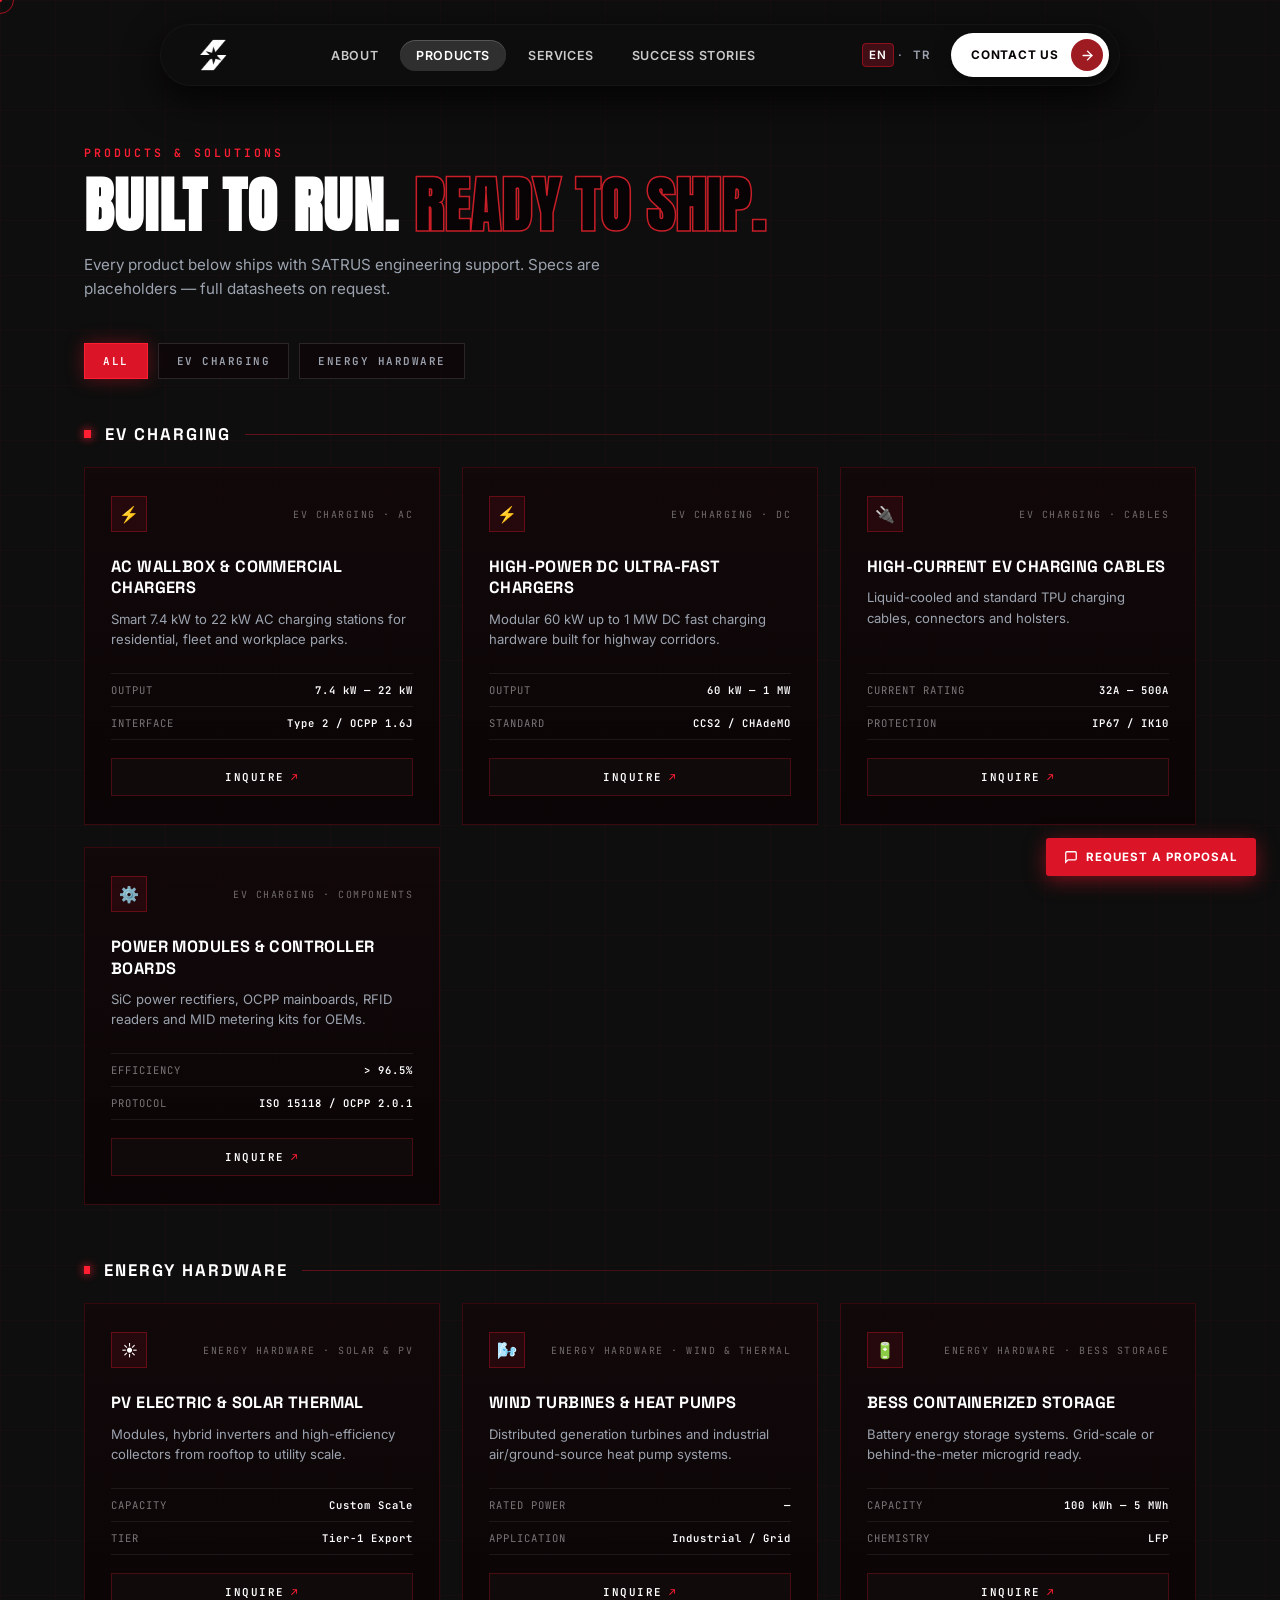
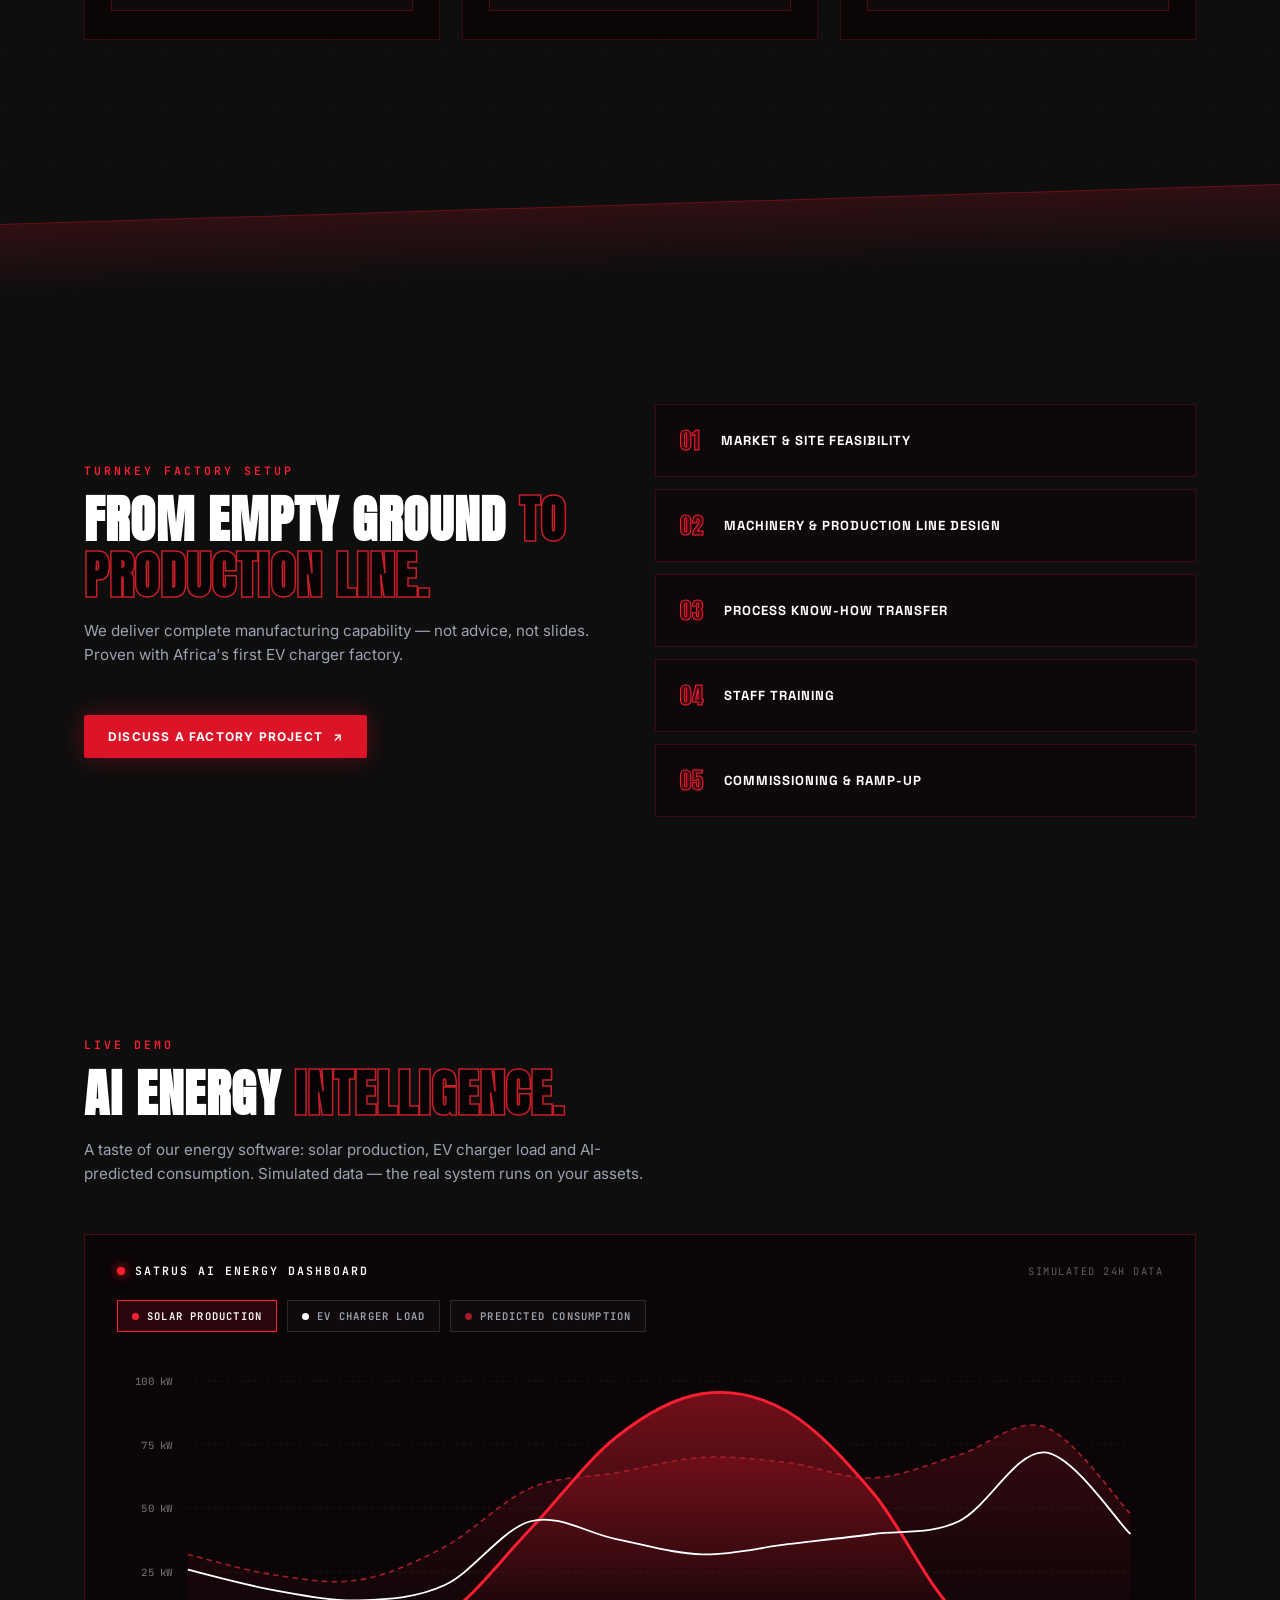
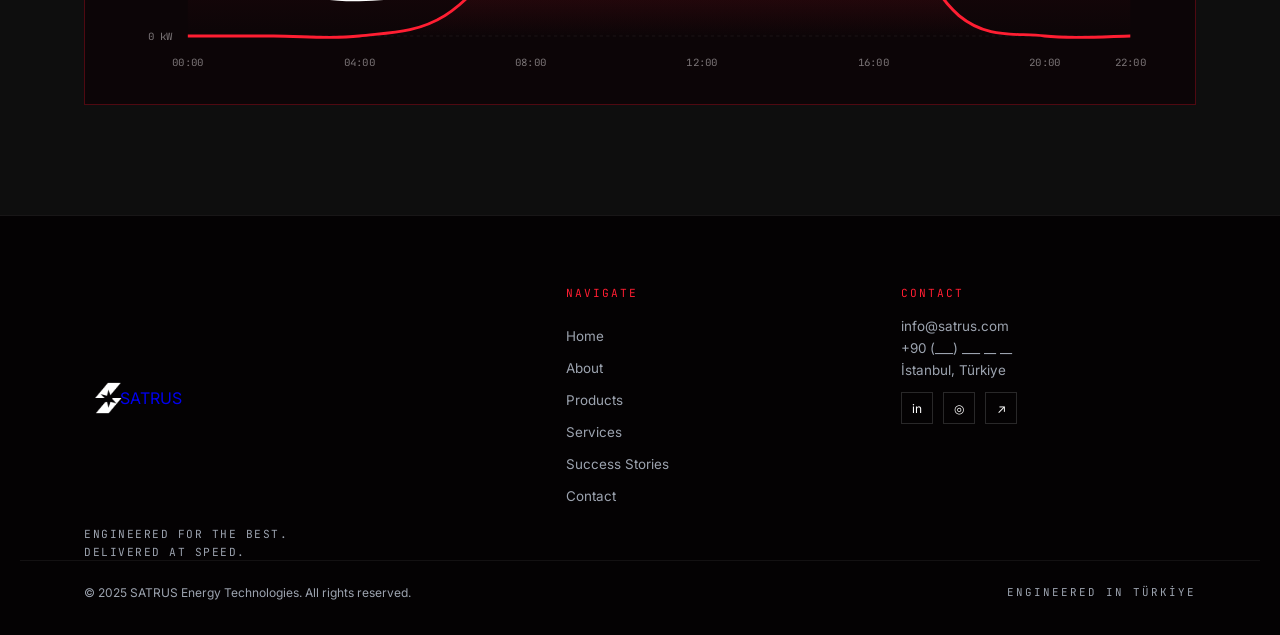
<file: products.html>
<!DOCTYPE html>
<html lang="en">
<head>
    <meta charset="UTF-8">
    <meta name="viewport" content="width=device-width, initial-scale=1.0">
    <title>PRODUCTS | SATRUS Energy Technologies</title>
    <!-- Google Fonts -->
    <link rel="preconnect" href="https://fonts.googleapis.com">
    <link rel="preconnect" href="https://fonts.gstatic.com" crossorigin>
    <link href="https://fonts.googleapis.com/css2?family=Anton&family=Inter:wght@400;500;600;700&family=JetBrains+Mono:wght@400;500;600&family=Space+Grotesk:wght@700;800&display=swap" rel="stylesheet">
    <!-- Ortak Ana Stil + Products Sayfası Stili -->
    <link rel="stylesheet" href="style.css">
    <link rel="stylesheet" href="products.css">
</head>
<body>

    <!-- Özel Mouse İmleci -->
    <div id="cursor-ring">
        <div id="cursor-dot"></div>
    </div>

    <!-- Sağ Alt Sabit Buton -->
    <a href="contact.html" class="floating-cta">
        <svg width="14" height="14" viewBox="0 0 24 24" fill="none" stroke="currentColor" stroke-width="2.2">
            <path d="M21 15a2 2 0 0 1-2 2H7l-4 4V5a2 2 0 0 1 2-2h14a2 2 0 0 1 2 2z"></path>
        </svg>
        REQUEST A PROPOSAL
    </a>

    <!-- ÜST MENÜ (NAVBAR) -->
    <header class="navbar">
        <a href="index.html" class="logo">
            <img src="media/satrus.png" alt="SATRUS" class="logo-img">
        </a>

        <nav class="nav-links">
            <a href="about.html">ABOUT</a>
            <a href="products.html" class="active">PRODUCTS</a>
            <a href="services.html">SERVICES</a>
            <a href="stories.html">SUCCESS STORIES</a>
        </nav>

        <div class="nav-actions">
            <div class="lang-switch">
                <span class="active">EN</span> · <span>TR</span>
            </div>
            <a href="contact.html" class="btn-primary btn-sm">
                <span>CONTACT US</span>
                <span class="arrow">
                    <svg viewBox="0 0 24 24" fill="none" stroke="currentColor" stroke-linecap="round" stroke-linejoin="round">
                        <line x1="5" y1="12" x2="19" y2="12"></line>
                        <polyline points="12 5 19 12 12 19"></polyline>
                    </svg>
                </span>
            </a>
        </div>
    </header>

    <!-- 1. BÖLÜM: ÜRÜNLER & AKILLI ALT SEKME (SUB-TAB) FİLTRESİ -->
    <section class="products-hero">
        <div class="bg-grid"></div>
        <div class="container">
            <div class="eyebrow">PRODUCTS & SOLUTIONS</div>
            <h1 class="hero-title products-main-title">
                BUILT TO RUN. <span class="text-outline-red">READY TO SHIP.</span>
            </h1>
            <p class="products-sub">
                Every product below ships with SATRUS engineering support. Specs are placeholders — full datasheets on request.
            </p>

            <!-- AKILLI FİLTRE BARI (ALL / ✕ + ANA KATEGORİ + YANINDA AÇILAN ALT SEKMELER) -->
            <div class="smart-filter-bar">
                <!-- ALL Butonu (Kategori seçilince ✕ olur) -->
                <button class="filter-btn active" id="allResetBtn" title="Reset to All">ALL</button>

                <!-- Ana Kategori 1: EV CHARGING -->
                <button class="filter-btn main-cat-btn" data-cat="ev">EV CHARGING</button>

                <!-- EV CHARGING Tıklanınca Yanında Açılan Alt Sekmeler (AC, DC, CABLES, COMPONENTS) -->
                <div class="sub-tabs-group" id="sub-ev">
                    <button class="sub-filter-btn active" data-sub="all">ALL EV</button>
                    <button class="sub-filter-btn" data-sub="ac">AC</button>
                    <button class="sub-filter-btn" data-sub="dc">DC</button>
                    <button class="sub-filter-btn" data-sub="cables">CABLES</button>
                    <button class="sub-filter-btn" data-sub="components">COMPONENTS</button>
                </div>

                <!-- Ana Kategori 2 (İkinci Örnek Sistem): ENERGY HARDWARE -->
                <button class="filter-btn main-cat-btn" data-cat="hardware">ENERGY HARDWARE</button>

                <!-- ENERGY HARDWARE Tıklanınca Yanında Açılan Örnek Alt Sekmeler -->
                <div class="sub-tabs-group" id="sub-hardware">
                    <button class="sub-filter-btn active" data-sub="all">ALL HARDWARE</button>
                    <button class="sub-filter-btn" data-sub="solar">SOLAR & PV</button>
                    <button class="sub-filter-btn" data-sub="wind">WIND & THERMAL</button>
                    <button class="sub-filter-btn" data-sub="bess">BESS STORAGE</button>
                </div>
            </div>

            <!-- KATEGORİ SATIRLARI (ALL SEÇİLİYKEN ALT ALTA KATEGORİLER, YAN YANA ÜRÜNLER) -->
            <div id="catalogContainer">

                <!-- 1. SATIR GRUBU: EV CHARGING ÜRÜNLERİ -->
                <div class="category-row-section" data-cat-section="ev">
                    <div class="cat-row-header">
                        <span class="cat-row-dot"></span>
                        <h2 class="cat-row-title">EV CHARGING</h2>
                        <div class="cat-row-line"></div>
                    </div>

                    <div class="products-grid">
                        <!-- EV Ürün 1: AC Charger -->
                        <div class="prod-card" data-sub="ac">
                            <div>
                                <div class="prod-top">
                                    <div class="prod-icon">⚡</div>
                                    <span class="prod-cat">EV CHARGING · AC</span>
                                </div>
                                <h3 class="prod-title">AC WALLBOX & COMMERCIAL CHARGERS</h3>
                                <p class="prod-desc">Smart 7.4 kW to 22 kW AC charging stations for residential, fleet and workplace parks.</p>
                            </div>
                            <div>
                                <div class="prod-specs">
                                    <div class="spec-row"><span>OUTPUT</span><span class="spec-val">7.4 kW — 22 kW</span></div>
                                    <div class="spec-row"><span>INTERFACE</span><span class="spec-val">Type 2 / OCPP 1.6J</span></div>
                                </div>
                                <a href="contact.html" class="inquire-btn">INQUIRE <span>↗</span></a>
                            </div>
                        </div>

                        <!-- EV Ürün 2: DC Fast Charger -->
                        <div class="prod-card" data-sub="dc">
                            <div>
                                <div class="prod-top">
                                    <div class="prod-icon">⚡</div>
                                    <span class="prod-cat">EV CHARGING · DC</span>
                                </div>
                                <h3 class="prod-title">HIGH-POWER DC ULTRA-FAST CHARGERS</h3>
                                <p class="prod-desc">Modular 60 kW up to 1 MW DC fast charging hardware built for highway corridors.</p>
                            </div>
                            <div>
                                <div class="prod-specs">
                                    <div class="spec-row"><span>OUTPUT</span><span class="spec-val">60 kW — 1 MW</span></div>
                                    <div class="spec-row"><span>STANDARD</span><span class="spec-val">CCS2 / CHAdeMO</span></div>
                                </div>
                                <a href="contact.html" class="inquire-btn">INQUIRE <span>↗</span></a>
                            </div>
                        </div>

                        <!-- EV Ürün 3: Cables -->
                        <div class="prod-card" data-sub="cables">
                            <div>
                                <div class="prod-top">
                                    <div class="prod-icon">🔌</div>
                                    <span class="prod-cat">EV CHARGING · CABLES</span>
                                </div>
                                <h3 class="prod-title">HIGH-CURRENT EV CHARGING CABLES</h3>
                                <p class="prod-desc">Liquid-cooled and standard TPU charging cables, connectors and holsters.</p>
                            </div>
                            <div>
                                <div class="prod-specs">
                                    <div class="spec-row"><span>CURRENT RATING</span><span class="spec-val">32A — 500A</span></div>
                                    <div class="spec-row"><span>PROTECTION</span><span class="spec-val">IP67 / IK10</span></div>
                                </div>
                                <a href="contact.html" class="inquire-btn">INQUIRE <span>↗</span></a>
                            </div>
                        </div>

                        <!-- EV Ürün 4: Components -->
                        <div class="prod-card" data-sub="components">
                            <div>
                                <div class="prod-top">
                                    <div class="prod-icon">⚙️</div>
                                    <span class="prod-cat">EV CHARGING · COMPONENTS</span>
                                </div>
                                <h3 class="prod-title">POWER MODULES & CONTROLLER BOARDS</h3>
                                <p class="prod-desc">SiC power rectifiers, OCPP mainboards, RFID readers and MID metering kits for OEMs.</p>
                            </div>
                            <div>
                                <div class="prod-specs">
                                    <div class="spec-row"><span>EFFICIENCY</span><span class="spec-val">> 96.5%</span></div>
                                    <div class="spec-row"><span>PROTOCOL</span><span class="spec-val">ISO 15118 / OCPP 2.0.1</span></div>
                                </div>
                                <a href="contact.html" class="inquire-btn">INQUIRE <span>↗</span></a>
                            </div>
                        </div>
                    </div>
                </div>

                <!-- 2. SATIR GRUBU: ENERGY HARDWARE (İKİNCİ ÖRNEK KATEGORİ) -->
                <div class="category-row-section" data-cat-section="hardware">
                    <div class="cat-row-header">
                        <span class="cat-row-dot"></span>
                        <h2 class="cat-row-title">ENERGY HARDWARE</h2>
                        <div class="cat-row-line"></div>
                    </div>

                    <div class="products-grid">
                        <!-- Hardware 1: PV Electric -->
                        <div class="prod-card" data-sub="solar">
                            <div>
                                <div class="prod-top">
                                    <div class="prod-icon">☀️</div>
                                    <span class="prod-cat">ENERGY HARDWARE · SOLAR & PV</span>
                                </div>
                                <h3 class="prod-title">PV ELECTRIC & SOLAR THERMAL</h3>
                                <p class="prod-desc">Modules, hybrid inverters and high-efficiency collectors from rooftop to utility scale.</p>
                            </div>
                            <div>
                                <div class="prod-specs">
                                    <div class="spec-row"><span>CAPACITY</span><span class="spec-val">Custom Scale</span></div>
                                    <div class="spec-row"><span>TIER</span><span class="spec-val">Tier-1 Export</span></div>
                                </div>
                                <a href="contact.html" class="inquire-btn">INQUIRE <span>↗</span></a>
                            </div>
                        </div>

                        <!-- Hardware 2: Wind & Geothermal -->
                        <div class="prod-card" data-sub="wind">
                            <div>
                                <div class="prod-top">
                                    <div class="prod-icon">🌬️</div>
                                    <span class="prod-cat">ENERGY HARDWARE · WIND & THERMAL</span>
                                </div>
                                <h3 class="prod-title">WIND TURBINES & HEAT PUMPS</h3>
                                <p class="prod-desc">Distributed generation turbines and industrial air/ground-source heat pump systems.</p>
                            </div>
                            <div>
                                <div class="prod-specs">
                                    <div class="spec-row"><span>RATED POWER</span><span class="spec-val">—</span></div>
                                    <div class="spec-row"><span>APPLICATION</span><span class="spec-val">Industrial / Grid</span></div>
                                </div>
                                <a href="contact.html" class="inquire-btn">INQUIRE <span>↗</span></a>
                            </div>
                        </div>

                        <!-- Hardware 3: BESS -->
                        <div class="prod-card" data-sub="bess">
                            <div>
                                <div class="prod-top">
                                    <div class="prod-icon">🔋</div>
                                    <span class="prod-cat">ENERGY HARDWARE · BESS STORAGE</span>
                                </div>
                                <h3 class="prod-title">BESS CONTAINERIZED STORAGE</h3>
                                <p class="prod-desc">Battery energy storage systems. Grid-scale or behind-the-meter microgrid ready.</p>
                            </div>
                            <div>
                                <div class="prod-specs">
                                    <div class="spec-row"><span>CAPACITY</span><span class="spec-val">100 kWh — 5 MWh</span></div>
                                    <div class="spec-row"><span>CHEMISTRY</span><span class="spec-val">LFP</span></div>
                                </div>
                                <a href="contact.html" class="inquire-btn">INQUIRE <span>↗</span></a>
                            </div>
                        </div>
                    </div>
                </div>

            </div>
        </div>
    </section>

    <!-- EĞİMLİ KIRMIZI LAZER GEÇİŞ ŞERİDİ -->
    <div class="angled-divider"></div>

    <!-- 2. BÖLÜM: TURNKEY FACTORY SETUP -->
    <section class="section factory-section">
        <div class="container factory-grid">
            <div class="factory-left">
                <div class="eyebrow">TURNKEY FACTORY SETUP</div>
                <h2 class="section-title">
                    FROM EMPTY GROUND <span class="text-outline-red">TO<br>PRODUCTION LINE.</span>
                </h2>
                <p class="section-desc">
                    We deliver complete manufacturing capability — not advice, not slides. Proven with Africa's first EV charger factory.
                </p>
                <a href="contact.html" class="btn-primary">
                    DISCUSS A FACTORY PROJECT <span class="arrow">↗</span>
                </a>
            </div>

            <div class="factory-steps">
                <div class="f-step"><span class="f-num">01</span><span class="f-text">MARKET & SITE FEASIBILITY</span></div>
                <div class="f-step"><span class="f-num">02</span><span class="f-text">MACHINERY & PRODUCTION LINE DESIGN</span></div>
                <div class="f-step"><span class="f-num">03</span><span class="f-text">PROCESS KNOW-HOW TRANSFER</span></div>
                <div class="f-step"><span class="f-num">04</span><span class="f-text">STAFF TRAINING</span></div>
                <div class="f-step"><span class="f-num">05</span><span class="f-text">COMMISSIONING & RAMP-UP</span></div>
            </div>
        </div>
    </section>

    <!-- 3. BÖLÜM: LIVE DEMO - AI ENERGY INTELLIGENCE DASHBOARD -->
    <section class="section dashboard-section">
        <div class="container">
            <div class="eyebrow">LIVE DEMO</div>
            <h2 class="section-title">
                AI ENERGY <span class="text-outline-red">INTELLIGENCE.</span>
            </h2>
            <p class="section-desc">
                A taste of our energy software: solar production, EV charger load and AI-predicted consumption. Simulated data — the real system runs on your assets.
            </p>

            <div class="dashboard-box">
                <div class="dash-topbar">
                    <div class="dash-title"><span class="live-dot"></span> SATRUS AI ENERGY DASHBOARD</div>
                    <div class="dash-note">SIMULATED 24H DATA</div>
                </div>

                <div class="dash-toggles">
                    <button class="dash-toggle active" data-series="solar"><span class="dot red-dot"></span> SOLAR PRODUCTION</button>
                    <button class="dash-toggle" data-series="ev"><span class="dot white-dot"></span> EV CHARGER LOAD</button>
                    <button class="dash-toggle" data-series="predicted"><span class="dot maroon-dot"></span> PREDICTED CONSUMPTION</button>
                </div>

                <div class="chart-wrapper" id="chartWrapper">
                    <svg id="energyChart" viewBox="0 0 960 320" preserveAspectRatio="none"></svg>
                    <div class="chart-tooltip" id="chartTooltip">
                        <div class="tt-time" id="ttTime">18:00</div>
                        <div class="tt-row tt-white" id="ttEv">EV Charger Load : 45</div>
                        <div class="tt-row tt-muted" id="ttPred">Predicted Consumption : 71</div>
                        <div class="tt-row tt-red" id="ttSolar">Solar Production : 8</div>
                    </div>
                </div>
            </div>
        </div>
    </section>

    <!-- 4. BÖLÜM: FOOTER -->
    <footer class="footer" id="contact">
        <div class="container footer-grid">
            <div class="footer-brand">
                <a href="index.html" class="logo">
                    <img src="media/satrus.png" alt="SATRUS Logo" class="logo-img" onerror="this.outerHTML='<svg class=\'logo-svg\' viewBox=\'0 0 24 24\' width=\'20\' height=\'20\'><rect x=\'4\' y=\'4\' width=\'16\' height=\'16\' fill=\'#ffffff\'/><rect x=\'4\' y=\'4\' width=\'16\' height=\'16\' fill=\'#ffffff\' transform=\'rotate(45 12 12)\'/><circle cx=\'12\' cy=\'12\' r=\'4.2\' fill=\'#040203\'/></svg>'">
                    <span class="logo-text">SATRUS</span>
                </a>
                <div class="footer-tagline">
                    ENGINEERED FOR THE BEST.<br>DELIVERED AT SPEED.
                </div>
            </div>

            <div class="footer-nav">
                <div class="footer-heading">NAVIGATE</div>
                <a href="index.html">Home</a>
                <a href="about.html">About</a>
                <a href="products.html">Products</a>
                <a href="services.html">Services</a>
                <a href="stories.html">Success Stories</a>
                <a href="contact.html">Contact</a>
            </div>

            <div class="footer-contact">
                <div class="footer-heading">CONTACT</div>
                <p>info@satrus.com</p>
                <p>+90 (___) ___ __ __</p>
                <p class="muted">İstanbul, Türkiye</p>
                <div class="social-links">
                    <a href="#">in</a>
                    <a href="#">◎</a>
                    <a href="#">↗</a>
                </div>
            </div>
        </div>

        <div class="container footer-bottom">
            <div>© 2025 SATRUS Energy Technologies. All rights reserved.</div>
            <div class="mono-tag">ENGINEERED IN TÜRKİYE</div>
        </div>
    </footer>

    <!-- PRODUCTS AKILLI SEKME & GRAFİK SCRIPTI -->
    <script>
        // 1. Mouse İmleci
        const cursorRing = document.getElementById('cursor-ring');
        window.addEventListener('mousemove', (e) => {
            cursorRing.style.left = `${e.clientX}px`;
            cursorRing.style.top = `${e.clientY}px`;
        });
        document.querySelectorAll('a, button, .prod-card, .f-step').forEach(el => {
            el.addEventListener('mouseenter', () => {
                cursorRing.style.width = '44px';
                cursorRing.style.height = '44px';
                cursorRing.style.borderColor = '#ff1e32';
            });
            el.addEventListener('mouseleave', () => {
                cursorRing.style.width = '28px';
                cursorRing.style.height = '28px';
                cursorRing.style.borderColor = 'rgba(220, 20, 40, 0.75)';
            });
        });

        // 2. AKILLI ALT SEKME SİSTEMİ (ALL <-> ✕ DÖNÜŞÜMÜ VE ALT KATEGORİLER)
        const allResetBtn = document.getElementById('allResetBtn');
        const mainCatBtns = document.querySelectorAll('.main-cat-btn');
        const subGroups = document.querySelectorAll('.sub-tabs-group');
        const catSections = document.querySelectorAll('.category-row-section');

        function resetToAll() {
            // ALL butonunu eski haline döndür
            allResetBtn.textContent = 'ALL';
            allResetBtn.classList.add('active');
            allResetBtn.classList.remove('close-mode');

            // Tüm ana kategori butonlarını göster ve pasif yap
            mainCatBtns.forEach(btn => {
                btn.style.display = 'inline-flex';
                btn.classList.remove('active');
            });

            // Açık olan alt sekmeleri gizle
            subGroups.forEach(grp => grp.classList.remove('open'));

            // Tüm kategori satırlarını ve içindeki kartları göster
            catSections.forEach(sec => {
                sec.style.display = 'block';
                sec.querySelectorAll('.prod-card').forEach(c => c.style.display = 'flex');
            });
        }

        allResetBtn.addEventListener('click', resetToAll);

        mainCatBtns.forEach(btn => {
            btn.addEventListener('click', () => {
                const selectedCat = btn.getAttribute('data-cat');

                // ALL butonunu "✕" kapatma butonuna dönüştür
                allResetBtn.textContent = '✕';
                allResetBtn.classList.remove('active');
                allResetBtn.classList.add('close-mode');

                // Diğer ana kategori butonlarını gizle, sadece tıklananı aktif bırak
                mainCatBtns.forEach(b => {
                    if (b === btn) {
                        b.classList.add('active');
                        b.style.display = 'inline-flex';
                    } else {
                        b.classList.remove('active');
                        b.style.display = 'none';
                    }
                });

                // İlgili alt sekme grubunu (AC, DC, CABLES, COMPONENTS) yanında aç
                subGroups.forEach(grp => {
                    if (grp.id === `sub-${selectedCat}`) {
                        grp.classList.add('open');
                        grp.querySelectorAll('.sub-filter-btn').forEach((sb, i) => {
                            sb.classList.toggle('active', i === 0);
                        });
                    } else {
                        grp.classList.remove('open');
                    }
                });

                // Sadece seçilen kategorinin satırını göster
                catSections.forEach(sec => {
                    if (sec.getAttribute('data-cat-section') === selectedCat) {
                        sec.style.display = 'block';
                        sec.querySelectorAll('.prod-card').forEach(c => c.style.display = 'flex');
                    } else {
                        sec.style.display = 'none';
                    }
                });
            });
        });

        // Alt sekmelere (AC, DC, CABLES, COMPONENTS) tıklanınca filtreleme
        document.querySelectorAll('.sub-filter-btn').forEach(subBtn => {
            subBtn.addEventListener('click', () => {
                const parentGroup = subBtn.parentElement;
                parentGroup.querySelectorAll('.sub-filter-btn').forEach(b => b.classList.remove('active'));
                subBtn.classList.add('active');

                const subVal = subBtn.getAttribute('data-sub');
                const activeCat = parentGroup.id.replace('sub-', '');
                const activeSection = document.querySelector(`.category-row-section[data-cat-section="${activeCat}"]`);

                activeSection.querySelectorAll('.prod-card').forEach(card => {
                    if (subVal === 'all' || card.getAttribute('data-sub') === subVal) {
                        card.style.display = 'flex';
                    } else {
                        card.style.display = 'none';
                    }
                });
            });
        });

        // 3. SATRUS AI ENERGY DASHBOARD GRAFİĞİ
        const hours = ['00:00','02:00','04:00','06:00','08:00','10:00','12:00','14:00','16:00','18:00','20:00','22:00'];
        const solarData = [0, 0, 0, 8, 42, 78, 95, 88, 56, 8, 0, 0];
        const evData    = [26, 18, 14, 20, 45, 38, 32, 36, 40, 45, 72, 40];
        const predData  = [32, 24, 22, 35, 58, 64, 70, 68, 62, 71, 82, 48];

        const svg = document.getElementById('energyChart');
        const tooltip = document.getElementById('chartTooltip');
        const padLeft = 65, padRight = 30, padTop = 25, padBottom = 40;
        const width = 960, height = 320;
        const plotW = width - padLeft - padRight;
        const plotH = height - padTop - padBottom;

        const getX = i => padLeft + (i / (hours.length - 1)) * plotW;
        const getY = val => padTop + plotH - (val / 100) * plotH;

        function buildSmoothPath(data) {
            const pts = data.map((v, i) => [getX(i), getY(v)]);
            let d = `M ${pts[0][0]},${pts[0][1]}`;
            for (let i = 0; i < pts.length - 1; i++) {
                const p0 = pts[i === 0 ? 0 : i - 1], p1 = pts[i], p2 = pts[i + 1], p3 = pts[i + 2 < pts.length ? i + 2 : i + 1];
                d += ` C ${p1[0] + (p2[0] - p0[0]) / 6},${p1[1] + (p2[1] - p0[1]) / 6} ${p2[0] - (p3[0] - p1[0]) / 6},${p2[1] - (p3[1] - p1[1]) / 6} ${p2[0]},${p2[1]}`;
            }
            return d;
        }

        let activeHighlight = 'solar';
        function renderChart() {
            const solarPath = buildSmoothPath(solarData), evPath = buildSmoothPath(evData), predPath = buildSmoothPath(predData);
            const baseLineY = getY(0);
            const solarArea = `${solarPath} L ${getX(hours.length - 1)},${baseLineY} L ${getX(0)},${baseLineY} Z`;
            const predArea = `${predPath} L ${getX(hours.length - 1)},${baseLineY} L ${getX(0)},${baseLineY} Z`;

            let html = `<defs>
                <linearGradient id="solarGrad" x1="0" y1="0" x2="0" y2="1"><stop offset="0%" stop-color="#ff1e32" stop-opacity="${activeHighlight === 'solar' ? 0.42 : 0.18}"/><stop offset="100%" stop-color="#ff1e32" stop-opacity="0"/></linearGradient>
                <linearGradient id="predGrad" x1="0" y1="0" x2="0" y2="1"><stop offset="0%" stop-color="#991122" stop-opacity="0.28"/><stop offset="100%" stop-color="#991122" stop-opacity="0"/></linearGradient>
            </defs>`;
            [0, 25, 50, 75, 100].forEach(val => {
                const y = getY(val);
                html += `<line x1="${padLeft}" y1="${y}" x2="${width - padRight}" y2="${y}" stroke="rgba(255,255,255,0.06)" stroke-dasharray="3 3"/>
                         <text x="${padLeft - 14}" y="${y + 4}" fill="#7a7476" font-family="JetBrains Mono" font-size="10" text-anchor="end">${val} kW</text>`;
            });
            [0, 2, 4, 6, 8, 10, 11].forEach(idx => {
                html += `<text x="${getX(idx)}" y="${height - 10}" fill="#7a7476" font-family="JetBrains Mono" font-size="10" text-anchor="middle">${hours[idx]}</text>`;
            });
            html += `<path d="${predArea}" fill="url(#predGrad)"/><path d="${solarArea}" fill="url(#solarGrad)"/>
                     <path d="${predPath}" fill="none" stroke="#a61c2b" stroke-width="${activeHighlight === 'predicted' ? 2.8 : 1.6}" stroke-dasharray="5 4"/>
                     <path d="${solarPath}" fill="none" stroke="#ff1e32" stroke-width="${activeHighlight === 'solar' ? 2.8 : 1.8}"/>
                     <path d="${evPath}" fill="none" stroke="#ffffff" stroke-width="${activeHighlight === 'ev' ? 2.8 : 1.8}"/>`;
            svg.innerHTML = html;
        }
        renderChart();

        document.querySelectorAll('.dash-toggle').forEach(btn => {
            btn.addEventListener('click', () => {
                document.querySelectorAll('.dash-toggle').forEach(b => b.classList.remove('active'));
                btn.classList.add('active');
                activeHighlight = btn.getAttribute('data-series');
                renderChart();
            });
        });
    </script>
    <script src="lang.js"></script>
</body>
</html>
</file>
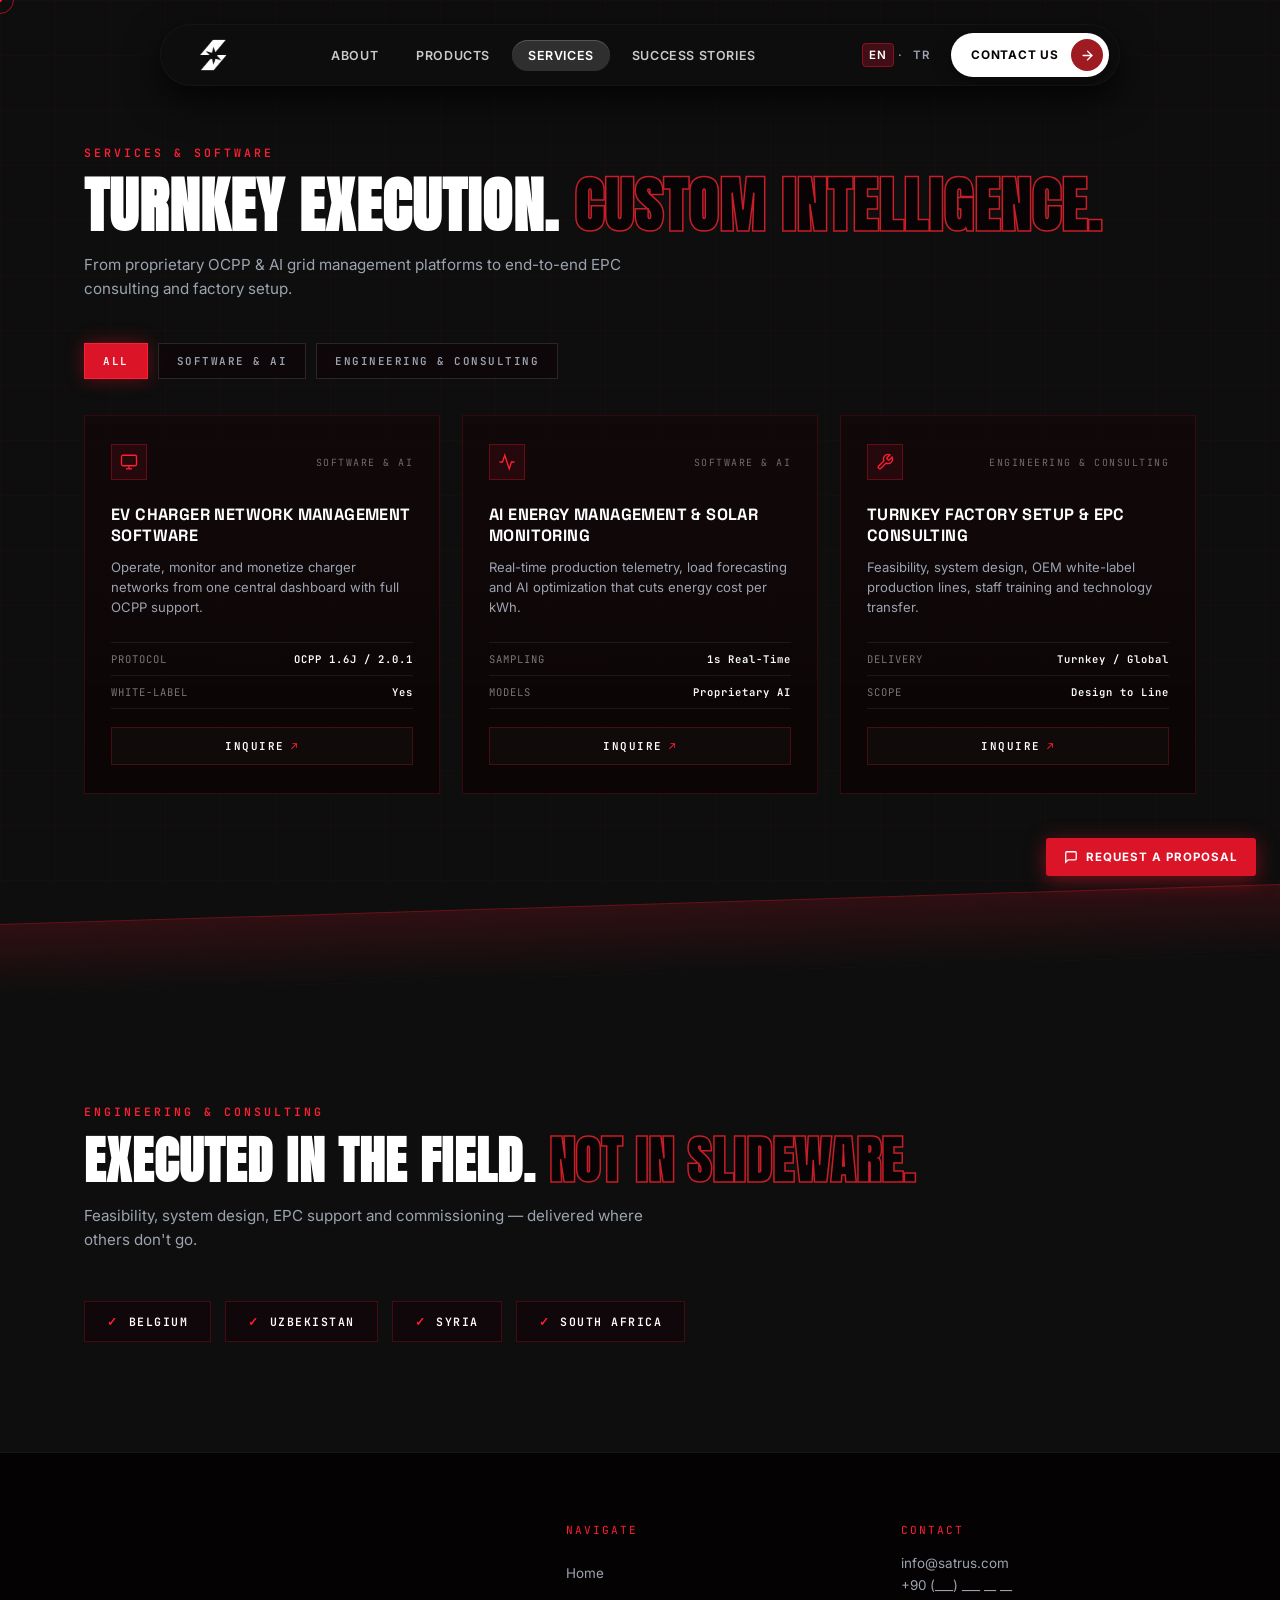
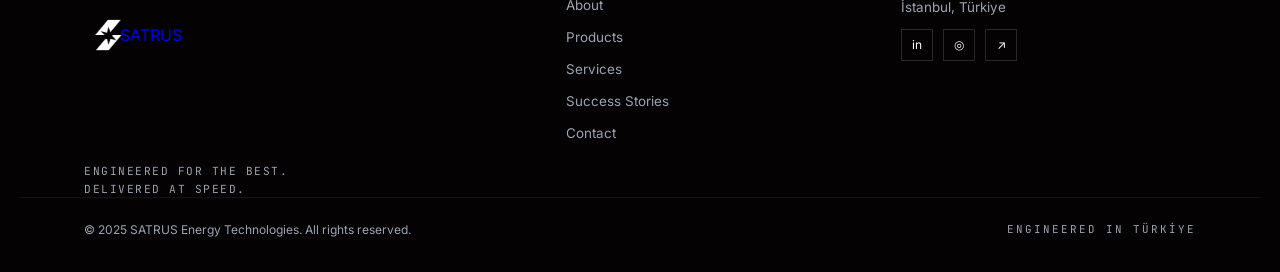
<file: services.html>
<!DOCTYPE html>
<html lang="en">
<head>
    <meta charset="UTF-8">
    <meta name="viewport" content="width=device-width, initial-scale=1.0">
    <title>SERVICES | SATRUS Energy Technologies</title>
    <!-- Google Fonts -->
    <link rel="preconnect" href="https://fonts.googleapis.com">
    <link rel="preconnect" href="https://fonts.gstatic.com" crossorigin>
    <link href="https://fonts.googleapis.com/css2?family=Anton&family=Inter:wght@400;500;600;700&family=JetBrains+Mono:wght@400;500;600&family=Space+Grotesk:wght@700;800&display=swap" rel="stylesheet">
    <!-- Ortak Ana Stil + Kart & Sekme Stilleri -->
    <link rel="stylesheet" href="style.css">
    <link rel="stylesheet" href="products.css">
</head>
<body>

    <!-- Özel Mouse İmleci -->
    <div id="cursor-ring">
        <div id="cursor-dot"></div>
    </div>

    <!-- Sağ Alt Sabit Buton -->
    <a href="contact.html" class="floating-cta">
        <svg width="14" height="14" viewBox="0 0 24 24" fill="none" stroke="currentColor" stroke-width="2.2">
            <path d="M21 15a2 2 0 0 1-2 2H7l-4 4V5a2 2 0 0 1 2-2h14a2 2 0 0 1 2 2z"></path>
        </svg>
        REQUEST A PROPOSAL
    </a>

    <!-- ÜST MENÜ (NAVBAR) -->
    <header class="navbar">
        <a href="index.html" class="logo">
            <img src="media/satrus.png" alt="SATRUS" class="logo-img">
        </a>

        <nav class="nav-links">
            <a href="about.html">ABOUT</a>
            <a href="products.html">PRODUCTS</a>
            <a href="services.html" class="active">SERVICES</a>
            <a href="stories.html">SUCCESS STORIES</a>
        </nav>

        <div class="nav-actions">
            <div class="lang-switch">
                <span class="active">EN</span> · <span>TR</span>
            </div>
            <a href="contact.html" class="btn-primary btn-sm">
                <span>CONTACT US</span>
                <span class="arrow">
                    <svg viewBox="0 0 24 24" fill="none" stroke="currentColor" stroke-linecap="round" stroke-linejoin="round">
                        <line x1="5" y1="12" x2="19" y2="12"></line>
                        <polyline points="12 5 19 12 12 19"></polyline>
                    </svg>
                </span>
            </a>
        </div>
    </header>

    <!-- 1. BÖLÜM: SERVICES HERO, 3 SEKME VE 3 HİZMET KARTI -->
    <section class="products-hero">
        <div class="bg-grid"></div>
        <div class="container">
            <div class="eyebrow">SERVICES & SOFTWARE</div>
            <h1 class="hero-title products-main-title">
                TURNKEY EXECUTION. <span class="text-outline-red">CUSTOM INTELLIGENCE.</span>
            </h1>
            <p class="products-sub">
                From proprietary OCPP & AI grid management platforms to end-to-end EPC consulting and factory setup.
            </p>

            <!-- İSTEDİĞİN 3 SEKME: 1) ALL (HEPSİ) | 2) SOFTWARE & AI | 3) ENGINEERING & CONSULTING -->
            <div class="filter-tabs">
                <button class="filter-btn active" data-filter="all">ALL</button>
                <button class="filter-btn" data-filter="software">SOFTWARE & AI</button>
                <button class="filter-btn" data-filter="engineering">ENGINEERING & CONSULTING</button>
            </div>

            <!-- İSTEDİĞİN 3 ADET KART -->
            <div class="products-grid">

                <!-- Kart 1: EV CHARGER NETWORK & OCPP SOFTWARE (SOFTWARE & AI) -->
                <div class="prod-card" data-category="software">
                    <div>
                        <div class="prod-top">
                            <div class="prod-icon">
                                <svg width="18" height="18" viewBox="0 0 24 24" fill="none" stroke="#ff1e32" stroke-width="1.8">
                                    <rect x="2" y="3" width="20" height="14" rx="2"/><line x1="8" y1="21" x2="16" y2="21"/><line x1="12" y1="17" x2="12" y2="21"/>
                                </svg>
                            </div>
                            <span class="prod-cat">SOFTWARE & AI</span>
                        </div>
                        <h3 class="prod-title">EV CHARGER NETWORK MANAGEMENT SOFTWARE</h3>
                        <p class="prod-desc">Operate, monitor and monetize charger networks from one central dashboard with full OCPP support.</p>
                    </div>
                    <div>
                        <div class="prod-specs">
                            <div class="spec-row"><span>PROTOCOL</span><span class="spec-val">OCPP 1.6J / 2.0.1</span></div>
                            <div class="spec-row"><span>WHITE-LABEL</span><span class="spec-val">Yes</span></div>
                        </div>
                        <a href="contact.html" class="inquire-btn">INQUIRE <span>↗</span></a>
                    </div>
                </div>

                <!-- Kart 2: AI ENERGY MANAGEMENT & TELEMETRY (SOFTWARE & AI) -->
                <div class="prod-card" data-category="software">
                    <div>
                        <div class="prod-top">
                            <div class="prod-icon">
                                <svg width="18" height="18" viewBox="0 0 24 24" fill="none" stroke="#ff1e32" stroke-width="1.8">
                                    <polyline points="22 12 18 12 15 21 9 3 6 12 2 12"/>
                                </svg>
                            </div>
                            <span class="prod-cat">SOFTWARE & AI</span>
                        </div>
                        <h3 class="prod-title">AI ENERGY MANAGEMENT & SOLAR MONITORING</h3>
                        <p class="prod-desc">Real-time production telemetry, load forecasting and AI optimization that cuts energy cost per kWh.</p>
                    </div>
                    <div>
                        <div class="prod-specs">
                            <div class="spec-row"><span>SAMPLING</span><span class="spec-val">1s Real-Time</span></div>
                            <div class="spec-row"><span>MODELS</span><span class="spec-val">Proprietary AI</span></div>
                        </div>
                        <a href="contact.html" class="inquire-btn">INQUIRE <span>↗</span></a>
                    </div>
                </div>

                <!-- Kart 3: TURNKEY EPC & FACTORY ENGINEERING (ENGINEERING & CONSULTING) -->
                <div class="prod-card" data-category="engineering">
                    <div>
                        <div class="prod-top">
                            <div class="prod-icon">
                                <svg width="18" height="18" viewBox="0 0 24 24" fill="none" stroke="#ff1e32" stroke-width="1.8">
                                    <path d="M14.7 6.3a1 1 0 0 0 0 1.4l1.6 1.6a1 1 0 0 0 1.4 0l3.77-3.77a6 6 0 0 1-7.94 7.94l-6.91 6.91a2.12 2.12 0 0 1-3-3l6.91-6.91a6 6 0 0 1 7.94-7.94l-3.76 3.76z"/>
                                </svg>
                            </div>
                            <span class="prod-cat">ENGINEERING & CONSULTING</span>
                        </div>
                        <h3 class="prod-title">TURNKEY FACTORY SETUP & EPC CONSULTING</h3>
                        <p class="prod-desc">Feasibility, system design, OEM white-label production lines, staff training and technology transfer.</p>
                    </div>
                    <div>
                        <div class="prod-specs">
                            <div class="spec-row"><span>DELIVERY</span><span class="spec-val">Turnkey / Global</span></div>
                            <div class="spec-row"><span>SCOPE</span><span class="spec-val">Design to Line</span></div>
                        </div>
                        <a href="contact.html" class="inquire-btn">INQUIRE <span>↗</span></a>
                    </div>
                </div>

            </div>
        </div>
    </section>

    <!-- EĞİMLİ KIRMIZI LAZER GEÇİŞ ŞERİDİ -->
    <div class="angled-divider"></div>

    <!-- 2. BÖLÜM: ENGINEERING & CONSULTING FIELD EXECUTION -->
    <section class="section consulting-section">
        <div class="container">
            <div class="eyebrow">ENGINEERING & CONSULTING</div>
            <h2 class="section-title">
                EXECUTED IN THE FIELD. <span class="text-outline-red">NOT IN SLIDEWARE.</span>
            </h2>
            <p class="section-desc">
                Feasibility, system design, EPC support and commissioning — delivered where others don't go.
            </p>

            <div class="country-tags">
                <div class="c-tag"><span class="check">✓</span> BELGIUM</div>
                <div class="c-tag"><span class="check">✓</span> UZBEKISTAN</div>
                <div class="c-tag"><span class="check">✓</span> SYRIA</div>
                <div class="c-tag"><span class="check">✓</span> SOUTH AFRICA</div>
            </div>
        </div>
    </section>

    <!-- 3. BÖLÜM: FOOTER -->
    <footer class="footer" id="contact">
        <div class="container footer-grid">
            <div class="footer-brand">
                <a href="index.html" class="logo">
                    <img src="media/satrus.png" alt="SATRUS Logo" class="logo-img" onerror="this.outerHTML='<svg class=\'logo-svg\' viewBox=\'0 0 24 24\' width=\'20\' height=\'20\'><rect x=\'4\' y=\'4\' width=\'16\' height=\'16\' fill=\'#ffffff\'/><rect x=\'4\' y=\'4\' width=\'16\' height=\'16\' fill=\'#ffffff\' transform=\'rotate(45 12 12)\'/><circle cx=\'12\' cy=\'12\' r=\'4.2\' fill=\'#040203\'/></svg>'">
                    <span class="logo-text">SATRUS</span>
                </a>
                <div class="footer-tagline">
                    ENGINEERED FOR THE BEST.<br>DELIVERED AT SPEED.
                </div>
            </div>

            <div class="footer-nav">
                <div class="footer-heading">NAVIGATE</div>
                <a href="index.html">Home</a>
                <a href="about.html">About</a>
                <a href="products.html">Products</a>
                <a href="services.html">Services</a>
                <a href="stories.html">Success Stories</a>
                <a href="contact.html">Contact</a>
            </div>

            <div class="footer-contact">
                <div class="footer-heading">CONTACT</div>
                <p>info@satrus.com</p>
                <p>+90 (___) ___ __ __</p>
                <p class="muted">İstanbul, Türkiye</p>
                <div class="social-links">
                    <a href="#">in</a>
                    <a href="#">◎</a>
                    <a href="#">↗</a>
                </div>
            </div>
        </div>

        <div class="container footer-bottom">
            <div>© 2025 SATRUS Energy Technologies. All rights reserved.</div>
            <div class="mono-tag">ENGINEERED IN TÜRKİYE</div>
        </div>
    </footer>

    <!-- SERVICES FİLTRE VE MOUSE SCRIPTI -->
    <script>
        const cursorRing = document.getElementById('cursor-ring');
        window.addEventListener('mousemove', (e) => {
            cursorRing.style.left = `${e.clientX}px`;
            cursorRing.style.top = `${e.clientY}px`;
        });
        document.querySelectorAll('a, button, .prod-card').forEach(el => {
            el.addEventListener('mouseenter', () => {
                cursorRing.style.width = '44px';
                cursorRing.style.height = '44px';
                cursorRing.style.borderColor = '#ff1e32';
            });
            el.addEventListener('mouseleave', () => {
                cursorRing.style.width = '28px';
                cursorRing.style.height = '28px';
                cursorRing.style.borderColor = 'rgba(220, 20, 40, 0.75)';
            });
        });

        const filterBtns = document.querySelectorAll('.filter-btn');
        const cards = document.querySelectorAll('.prod-card');
        filterBtns.forEach(btn => {
            btn.addEventListener('click', () => {
                filterBtns.forEach(b => b.classList.remove('active'));
                btn.classList.add('active');
                const f = btn.getAttribute('data-filter');
                cards.forEach(c => {
                    c.style.display = (f === 'all' || c.getAttribute('data-category') === f) ? 'flex' : 'none';
                });
            });
        });
    </script>
    <script src="lang.js"></script>
</body>
</html>
</file>
<file: style.css>
/* TEMEL AYARLAR VE DEĞİŞKENLER */
* {
    margin: 0;
    padding: 0;
    box-sizing: border-box;
}

:root {
    --bg-dark: #0e0e0e;
    --bg-card: rgba(16, 7, 9, 0.78);
    --red-primary: #dc1428;
    --red-bright: #ff1e32;
    --orange-accent: #ff4d1a;
    --text-white: #ffffff;
    --text-muted: #9ca3af;
    --border-red: rgba(220, 20, 40, 0.25);
    --border-subtle: rgba(255, 255, 255, 0.08);
}

html {
    scroll-behavior: smooth;
}

body {
    background-color: var(--bg-dark);
    color: var(--text-white);
    font-family: 'Inter', sans-serif;
    overflow-x: hidden;
}

.container {
    max-width: 1240px;
    margin: 0 auto;
    padding: 0 5%;
    position: relative;
    z-index: 2;
}

/* KIRMIZI NİŞANGAH MOUSE İMLECİ */
#cursor-ring {
    width: 28px;
    height: 28px;
    border: 1.5px solid rgba(220, 20, 40, 0.75);
    border-radius: 50%;
    position: fixed;
    pointer-events: none;
    z-index: 9999;
    transform: translate(-50%, -50%);
    display: flex;
    align-items: center;
    justify-content: center;
    transition: width 0.2s, height 0.2s, border-color 0.2s;
}

#cursor-dot {
    width: 4px;
    height: 4px;
    background-color: var(--red-bright);
    border-radius: 50%;
}

/* SAĞ ALTTA SABİT DURAN FLOATING CTA BUTONU */
.floating-cta {
    position: fixed;
    bottom: 24px;
    right: 24px;
    background-color: var(--red-primary);
    color: #fff;
    text-decoration: none;
    font-size: 0.72rem;
    font-weight: 700;
    letter-spacing: 1px;
    padding: 12px 18px;
    border-radius: 3px;
    display: flex;
    align-items: center;
    gap: 8px;
    z-index: 900;
    box-shadow: 0 4px 20px rgba(220, 20, 40, 0.5);
    transition: transform 0.2s ease, background 0.2s ease;
}

.floating-cta:hover {
    transform: translateY(-2px);
    background-color: var(--red-bright);
}

/* ÜST MENÜ (BEYAZ ÇERÇEVESİZ LIQUID GLASS — GÖRSELDEKİ BİREBİR STİL) */
.navbar {
    position: fixed;
    top: 24px;
    left: 50%;
    transform: translateX(-50%);
    width: 90%;
    max-width: 960px;
    height: 62px;
    padding: 0 10px 0 28px;
    border-radius: 999px;
    display: flex;
    align-items: center;
    justify-content: space-between;
    z-index: 500;
    background: rgba(14, 14, 16, 0.68);
    backdrop-filter: blur(22px) saturate(160%);
    -webkit-backdrop-filter: blur(22px) saturate(160%);
    border: 1px solid rgba(255, 255, 255, 0.03); /* Beyaz dış çizgi kaldırıldı */
    box-shadow: 0 14px 36px rgba(0, 0, 0, 0.75);  /* İç beyaz parlama (inset) kaldırıldı */
    transition: all 0.3s ease;
}

.navbar:hover {
    border-color: rgba(255, 255, 255, 0.06);
}

.logo {
    display: inline-flex;
    align-items: center;
    text-decoration: none;
    height: 100%;
}

.logo-img {
    height: 36px;
    width: auto;
    max-width: 200px;
    object-fit: contain;
    display: block;
    /* Barı kalınlaştırmadan logoyu büyük göstermek için büyüteç etkisi */
    transform: scale(1.35);
    transform-origin: left center;
}

.footer-brand .logo-img {
    height: 36px;
}

/* MENÜ YAZILARI VE MOUSE ÜZERİNE GELİNCE ÇIKAN YUVARLAK KAPSÜL EFEKTİ */
.nav-links {
    display: flex;
    gap: 6px;
    align-items: center;
}

.nav-links a {
    color: rgba(255, 255, 255, 0.78);
    text-decoration: none;
    font-size: 0.78rem;
    font-weight: 600;
    letter-spacing: 0.6px;
    padding: 8px 16px;
    border-radius: 999px; /* Yuvarlak kapsül şekli */
    background: transparent;
    transition: background-color 0.25s ease, color 0.25s ease;
}

/* Mouse üzerine gelince videodaki gibi buzlu gri/beyaz kapsül çıkar */
.nav-links a:hover,
.nav-links a.active {
    color: #ffffff;
    background: rgba(255, 255, 255, 0.14);
    box-shadow: inset 0 1px 0 rgba(255, 255, 255, 0.18);
}

.nav-actions {
    display: flex;
    align-items: center;
    gap: 14px;
}

.lang-switch {
    font-size: 0.72rem;
    font-weight: 600;
    color: var(--text-muted);
    letter-spacing: 1px;
    cursor: pointer;
    user-select: none;
}

.lang-switch span {
    padding: 4px 6px;
    border-radius: 4px;
    transition: color 0.2s ease, background 0.2s ease;
}

.lang-switch span:hover {
    color: var(--text-white);
}

.lang-switch .active {
    color: var(--text-white);
    background: rgba(220, 20, 40, 0.25);
    border: 1px solid rgba(220, 20, 40, 0.5);
}

/* Sağdaki Beyaz CONTACT US Kapsül Butonu ve Düzeltilmiş Sağ Ok */
.navbar .btn-primary.btn-sm {
    background: #ffffff;
    color: #070304;
    border-radius: 999px;
    padding: 6px 6px 6px 20px;
    font-size: 0.74rem;
    font-weight: 700;
    letter-spacing: 0.8px;
    box-shadow: 0 4px 18px rgba(0, 0, 0, 0.35);
    display: inline-flex;
    align-items: center;
    gap: 12px;
}

.navbar .btn-primary.btn-sm .arrow {
    width: 32px;
    height: 32px;
    border-radius: 50%;
    background: #9e1b22; /* Görseldeki koyu kırmızı yuvarlak ok */
    color: #ffffff;
    display: inline-flex;
    align-items: center;
    justify-content: center;
    transition: transform 0.25s ease, background 0.25s ease;
}

.navbar .btn-primary.btn-sm .arrow svg {
    width: 15px;
    height: 15px;
    stroke: #ffffff;
    stroke-width: 2.2;
    transition: transform 0.25s ease;
}

.navbar .btn-primary.btn-sm:hover {
    background: #f3f4f6;
    transform: translateY(-1px);
}

.navbar .btn-primary.btn-sm:hover .arrow {
    background: var(--red-primary);
}

.navbar .btn-primary.btn-sm:hover .arrow svg {
    transform: translateX(2px);
}

/* GENEL BUTONLAR */
.btn-primary {
    background-color: var(--red-primary);
    color: var(--text-white);
    text-decoration: none;
    padding: 14px 24px;
    border-radius: 2px;
    font-size: 0.75rem;
    font-weight: 700;
    letter-spacing: 1.2px;
    display: inline-flex;
    align-items: center;
    gap: 10px;
    transition: all 0.25s ease;
    box-shadow: 0 0 25px rgba(220, 20, 40, 0.35);
}

.btn-primary:hover {
    background-color: var(--red-bright);
    box-shadow: 0 0 35px rgba(220, 20, 40, 0.65);
    transform: translateY(-2px);
}

.btn-sm {
    padding: 10px 16px;
    font-size: 0.7rem;
}

.btn-outline {
    background: rgba(255, 255, 255, 0.02);
    color: var(--text-white);
    text-decoration: none;
    padding: 14px 24px;
    border-radius: 2px;
    border: 1px solid rgba(255, 255, 255, 0.22);
    font-size: 0.75rem;
    font-weight: 700;
    letter-spacing: 1.2px;
    display: inline-flex;
    align-items: center;
    gap: 10px;
    transition: all 0.25s ease;
}

.btn-outline:hover {
    border-color: var(--text-white);
    background: rgba(255, 255, 255, 0.08);
}

/* TİPOGRAFİ VE ORTAK BAŞLIKLAR */
.eyebrow {
    font-family: 'JetBrains Mono', monospace;
    color: var(--red-bright);
    font-size: 0.72rem;
    font-weight: 600;
    letter-spacing: 2.5px;
    margin-bottom: 14px;
    text-transform: uppercase;
}

/* 1. GÖRSELDEKİ GİBİ İÇİ SİYAH / ŞEFFAF, DIŞ ÇERÇEVESİ KESKİN KIRMIZI (MAC & WINDOWS BİREBİR AYNI) */
.text-outline-red,
.hero-title .text-outline-red,
.section-title .text-outline-red,
.fast-title .text-outline-red {
    color: #070304 !important;
    -webkit-text-fill-color: rgba(8, 3, 4, 0.92) !important;
    -webkit-text-stroke: 1.5px #c81e28 !important;
    text-shadow: none !important;
    filter: none !important;
    letter-spacing: 1px;
    -webkit-font-smoothing: antialiased;
    -moz-osx-font-smoothing: grayscale;
}

/* About sayfasındaki gümüş-gri başlık için (istersen bu da kırmızı olsun dersen bu bloğu silebilirsin) */
.about-main-title .text-outline-red {
    color: #070304 !important;
    -webkit-text-fill-color: transparent !important;
    -webkit-text-stroke: 1.4px rgba(255, 255, 255, 0.55) !important;
    text-shadow: none !important;
}

/* Sadece About sayfasındaki ENGINEERS FIRST, SELLERS SECOND başlığı görseldeki gibi gümüş-gri kalsın istersen: */
.about-main-title .text-outline-red {
    color: transparent;
    -webkit-text-stroke: 1.4px rgba(255, 255, 255, 0.55);
    text-shadow: none;
}

.eyebrow {
    font-family: 'JetBrains Mono', monospace;
    color: var(--red-bright);
    font-size: 0.72rem;
    font-weight: 600;
    letter-spacing: 3px;
    margin-bottom: 14px;
    text-transform: uppercase;
    text-shadow: none;
}

.text-red {
    color: var(--red-bright);
}

.text-center {
    text-align: center;
}

.bg-watermark {
    position: absolute;
    top: 20px;
    left: 50%;
    transform: translateX(-50%);
    font-family: 'Anton', sans-serif;
    font-size: 13rem;
    color: rgba(255, 255, 255, 0.025);
    pointer-events: none;
    user-select: none;
    z-index: 0;
}

/* DÖNEN GEOMETRİK YILDIZ DEKORU */
.geo-star {
    position: absolute;
    width: 180px;
    height: 180px;
    pointer-events: none;
    opacity: 0.18;
    display: flex;
    align-items: center;
    justify-content: center;
    animation: spinSlow 40s linear infinite;
}

.hero-geo {
    right: 3%;
    bottom: 6%;
}

.cta-geo {
    left: 4%;
    bottom: 10%;
}

.geo-star .sq {
    position: absolute;
    width: 130px;
    height: 130px;
    border: 1.5px solid var(--red-primary);
}

.geo-star .sq-2 {
    transform: rotate(45deg);
}

.geo-star .sq-circle {
    width: 55px;
    height: 55px;
    border: 1.5px solid var(--red-primary);
    border-radius: 50%;
}

@keyframes spinSlow {
    from { transform: rotate(0deg); }
    to { transform: rotate(360deg); }
}

/* 1. HERO SECTION */
.hero {
    position: relative;
    min-height: 92vh;
    padding: 110px 5% 40px 5%;
    display: flex;
    align-items: center;
    justify-content: space-between;
    overflow: hidden;
}

.bg-grid {
    position: absolute;
    inset: 0;
    background-image: 
        linear-gradient(to right, rgba(220, 20, 40, 0.04) 1px, transparent 1px),
        linear-gradient(to bottom, rgba(220, 20, 40, 0.04) 1px, transparent 1px);
    background-size: 55px 55px;
    pointer-events: none;
}

.red-ambient-glow {
    position: absolute;
    right: 0;
    top: 50%;
    transform: translateY(-50%);
    width: 700px;
    height: 700px;
    background: radial-gradient(circle, rgba(220, 20, 40, 0.18) 0%, transparent 70%);
    pointer-events: none;
}

.hero-content {
    position: relative;
    z-index: 10;
    max-width: 580px;
}

.hero-title {
    font-family: 'Anton', sans-serif;
    font-size: clamp(3.2rem, 5.5vw, 5.2rem);
    line-height: 1.02;
    letter-spacing: 1px;
    margin-bottom: 24px;
    text-transform: uppercase;
}

.hero-desc {
    color: var(--text-muted);
    font-size: 0.98rem;
    line-height: 1.65;
    margin-bottom: 34px;
    max-width: 470px;
}

.hero-buttons {
    display: flex;
    gap: 16px;
    flex-wrap: wrap;
}

/* SAĞ 3D DÜNYA ALANI */
.hero-visual {
    position: relative;
    width: 52%;
    height: 680px;
    display: flex;
    align-items: center;
    justify-content: center;
    z-index: 5;
}

#globe-container {
    width: 100%;
    height: 100%;
    display: flex;
    align-items: center;
    justify-content: center;
    cursor: grab;
}

.globe-rings {
    position: absolute;
    inset: 0;
    display: flex;
    align-items: center;
    justify-content: center;
    pointer-events: none;
}

.ring {
    position: absolute;
    border-radius: 50%;
    border: 1px solid rgba(220, 20, 40, 0.25);
}

.ring-1 {
    width: 540px;
    height: 540px;
    border-top-color: rgba(255, 50, 50, 0.75);
    animation: spinSlow 24s linear infinite;
}

.ring-2 {
    width: 590px;
    height: 590px;
    border: 1px dashed rgba(220, 20, 40, 0.2);
    animation: spinSlow 35s linear infinite reverse;
}

.hud-card {
    position: absolute;
    background: rgba(12, 8, 9, 0.88);
    border: 1px solid rgba(255, 77, 26, 0.5);
    padding: 12px 16px;
    width: 220px;
    backdrop-filter: blur(8px);
    pointer-events: none;
    z-index: 20;
}

.hud-left { left: 0%; bottom: 20%; }
.hud-right { right: 2%; top: 20%; }

.hud-title {
    font-family: 'JetBrains Mono', monospace;
    color: var(--orange-accent);
    font-size: 0.85rem;
    font-weight: 700;
    margin-bottom: 4px;
}

.hud-text {
    font-size: 0.72rem;
    color: #d1d5db;
    line-height: 1.4;
}

.globe-pin {
    width: 28px;
    height: 28px;
    border-radius: 50%;
    background: rgba(20, 8, 8, 0.9);
    border: 1.5px solid #ff4d1a;
    color: #ff4d1a;
    display: flex;
    align-items: center;
    justify-content: center;
    font-size: 12px;
    cursor: pointer;
    pointer-events: auto;
}

/* 2. İSTATİSTİK BARI */
.stats-bar {
    background: linear-gradient(90deg, #111213 0%, #111213 50%, #111213 100%);
    padding: 42px 10%;
    display: grid;
    grid-template-columns: repeat(4, 1fr);
    text-align: center;
    gap: 20px;
}

.stat-num {
    font-family: 'Anton', sans-serif;
    font-size: 2.8rem;
    letter-spacing: 1px;
    margin-bottom: 6px;
}

.stat-label {
    font-family: 'JetBrains Mono', monospace;
    font-size: 0.68rem;
    color: var(--text-muted);
    letter-spacing: 2px;
}

/* GENEL BÖLÜM AYARLARI */
.section {
    padding: 110px 0;
    position: relative;
}

.section-title {
    font-family: 'Anton', sans-serif;
    font-size: clamp(2.2rem, 4vw, 3.3rem);
    letter-spacing: 1px;
    line-height: 1.08;
    margin-bottom: 16px;
    text-transform: uppercase;
}

.section-desc {
    color: var(--text-muted);
    font-size: 0.95rem;
    max-width: 560px;
    line-height: 1.6;
    margin-bottom: 48px;
}

/* 3. THREE DISCIPLINES KARTLARI */
.cards-grid {
    display: grid;
    grid-template-columns: repeat(3, 1fr);
    gap: 24px;
}

.service-card {
    background: var(--bg-card);
    border: 1px solid rgba(255, 255, 255, 0.08);
    padding: 36px 30px;
    display: flex;
    flex-direction: column;
    justify-content: space-between;
    min-height: 310px;
    transition: all 0.3s ease;
    position: relative;
}

.service-card:hover,
.service-card.active-card {
    border-color: var(--red-primary);
    box-shadow: inset 0 0 30px rgba(220, 20, 40, 0.12);
    transform: translateY(-4px);
}

.card-top {
    display: flex;
    justify-content: space-between;
    align-items: center;
    margin-bottom: 36px;
}

.card-icon {
    width: 38px;
    height: 38px;
    border: 1px solid rgba(220, 20, 40, 0.4);
    background: rgba(220, 20, 40, 0.1);
    color: var(--red-primary);
    display: flex;
    align-items: center;
    justify-content: center;
}

.card-num {
    font-family: 'Anton', sans-serif;
    font-size: 1.6rem;
    color: transparent;
    -webkit-text-stroke: 1px rgba(255, 255, 255, 0.25);
}

.service-card h3 {
    font-family: 'Space Grotesk', sans-serif;
    font-size: 1.15rem;
    font-weight: 800;
    letter-spacing: 0.5px;
    margin-bottom: 14px;
}

.service-card p {
    color: var(--text-muted);
    font-size: 0.86rem;
    line-height: 1.6;
    margin-bottom: 28px;
}

.card-link {
    font-family: 'JetBrains Mono', monospace;
    color: var(--red-bright);
    text-decoration: none;
    font-size: 0.74rem;
    font-weight: 600;
    letter-spacing: 1.5px;
    display: inline-flex;
    align-items: center;
    gap: 8px;
}

/* EĞİMLİ KIRMIZI LAZER ŞERİDİ */
.angled-divider {
    width: 100%;
    height: 70px;
    background: linear-gradient(180deg, rgba(220,20,40,0.16) 0%, transparent 100%);
    border-top: 1px solid rgba(220, 20, 40, 0.45);
    transform: skewY(-1.8deg);
    margin: 20px 0;
}

.angled-divider.reverse {
    transform: skewY(1.8deg);
}

/* 4. WHERE WE DELIVER (NOKTALI DÜNYA HARİTASI & ETKİLEŞİMLİ SİSTEM) */
.delivery-tabs {
    display: flex;
    flex-wrap: wrap;
    align-items: center;
    gap: 10px;
    margin-bottom: 16px;
}

.delivery-tab {
    background: rgba(14, 6, 8, 0.85);
    border: 1px solid rgba(255, 255, 255, 0.12);
    color: var(--text-muted);
    font-family: 'JetBrains Mono', monospace;
    font-size: 0.7rem;
    font-weight: 600;
    letter-spacing: 1.5px;
    padding: 11px 20px;
    cursor: pointer;
    transition: all 0.2s ease;
}

.delivery-tab:hover {
    color: #ffffff;
    border-color: rgba(220, 20, 40, 0.5);
}

.delivery-tab.active {
    background: var(--red-primary);
    border-color: var(--red-bright);
    color: #ffffff;
    box-shadow: 0 0 18px rgba(220, 20, 40, 0.4);
}

.map-back-btn {
    margin-left: auto;
    background: rgba(220, 20, 40, 0.16);
    border: 1px solid var(--red-bright);
    color: #ffffff;
    font-family: 'JetBrains Mono', monospace;
    font-size: 0.68rem;
    font-weight: 600;
    letter-spacing: 1.2px;
    padding: 10px 16px;
    cursor: pointer;
    transition: all 0.2s ease;
}

.map-back-btn:hover {
    background: var(--red-primary);
}

.network-box {
    position: relative;
    width: 100%;
    height: 540px;
    background: radial-gradient(circle at center, #1b070a 0%, #0c0405 70%, #080203 100%);
    border: 1px solid rgba(220, 20, 40, 0.28);
    overflow: hidden;
    display: flex;
    flex-direction: column;
    justify-content: space-between;
}

/* Sol Üst Bilgi Alanı (Tesis Türü) */
.network-header {
    position: absolute;
    top: 18px;
    left: 24px;
    z-index: 20;
    font-family: 'JetBrains Mono', monospace;
    font-size: 0.72rem;
    font-weight: 600;
    color: #ffffff;
    background: rgba(10, 4, 5, 0.88);
    border: 1px solid rgba(255, 255, 255, 0.14);
    padding: 7px 14px;
    letter-spacing: 1.6px;
    backdrop-filter: blur(8px);
    pointer-events: none;
}

.hq-inline-dot {
    display: inline-block;
    width: 7px;
    height: 7px;
    background: var(--red-bright);
    border-radius: 50%;
    margin: 0 5px;
    box-shadow: 0 0 8px var(--red-bright);
}

/* Sağ Üst Bilgi Kutusu (İl / m² / İsim Detayı) */
.network-tooltip {
    position: absolute;
    top: 18px;
    right: 24px;
    z-index: 20;
    font-family: 'JetBrains Mono', monospace;
    font-size: 0.74rem;
    font-weight: 600;
    color: var(--red-bright);
    background: rgba(16, 5, 7, 0.92);
    border: 1px solid rgba(220, 20, 40, 0.55);
    padding: 7px 14px;
    letter-spacing: 1.2px;
    backdrop-filter: blur(8px);
    pointer-events: none;
    box-shadow: 0 4px 20px rgba(0, 0, 0, 0.6);
}

/* Noktalı Harita Sahnesi (Zoom & Drag Destekli) */
.dot-map-viewport {
    position: relative;
    width: 100%;
    height: 100%;
    overflow: hidden;
    cursor: grab;
    display: flex;
    align-items: center;
    justify-content: center;
}

.dot-map-viewport:active {
    cursor: grabbing;
}

.dot-map-stage {
    position: relative;
    width: 1100px;
    height: 520px;
    transform-origin: center center;
    transition: transform 0.65s cubic-bezier(0.22, 1, 0.36, 1);
}

.dot-map-stage {
    position: relative;
    width: 1100px;
    height: 520px;
    transform-origin: center center;
    transition: opacity 0.22s ease, transform 0.25s ease;
}

#dottedWorldCanvas {
    width: 100%;
    height: 100%;
    display: block;
    pointer-events: none;
}

.dot-pins-layer {
    position: absolute;
    inset: 0;
    pointer-events: none;
}

/* 1. Görseldeki Gibi Keskin ve Parlak Kırmızı Nokta Pinleri */
.dot-pin {
    position: absolute;
    transform: translate(-50%, -50%);
    width: 22px;
    height: 22px;
    display: flex;
    align-items: center;
    justify-content: center;
    cursor: pointer;
    pointer-events: auto;
    z-index: 10;
}

.dot-pin-core {
    width: 7px;
    height: 7px;
    background: #ff2a3c;
    border-radius: 50%;
    box-shadow: 0 0 0 3px rgba(220, 20, 40, 0.35), 0 0 12px #ff1e32;
    transition: transform 0.2s ease, background 0.2s ease, box-shadow 0.2s ease;
}

.dot-pin.hq-pin .dot-pin-core {
    width: 9px;
    height: 9px;
    background: #ffffff;
    border: 2px solid #ff1e32;
    box-shadow: 0 0 0 4px rgba(255, 30, 50, 0.4), 0 0 16px #ff1e32;
}

.dot-pin-pulse {
    position: absolute;
    width: 20px;
    height: 20px;
    border: 1px solid rgba(255, 30, 50, 0.65);
    border-radius: 50%;
    animation: dotPulse 2s infinite ease-out;
    pointer-events: none;
}

.dot-pin:hover .dot-pin-core {
    transform: scale(1.35);
    background: #ffffff;
    box-shadow: 0 0 0 5px rgba(255, 30, 50, 0.55), 0 0 18px #ffffff;
}

@keyframes dotPulse {
    0% { transform: scale(0.5); opacity: 1; }
    100% { transform: scale(1.6); opacity: 0; }
}

/* Sağ Alt Zoom Butonları */
.dot-map-controls {
    position: absolute;
    right: 22px;
    bottom: 58px;
    z-index: 20;
    display: flex;
    flex-direction: column;
    gap: 4px;
}

.dot-map-controls button {
    width: 30px;
    height: 30px;
    background: rgba(14, 5, 7, 0.9);
    border: 1px solid rgba(220, 20, 40, 0.45);
    color: #ffffff;
    font-family: 'JetBrains Mono', monospace;
    font-size: 1rem;
    cursor: pointer;
    transition: background 0.2s;
}

.dot-map-controls button:hover {
    background: var(--red-primary);
}

/* Görseldeki Alt Ülke İsimleri Şeridi */
.dot-map-footer {
    position: absolute;
    bottom: 0;
    left: 0;
    width: 100%;
    padding: 13px 26px;
    background: rgba(8, 3, 4, 0.85);
    border-top: 1px solid rgba(255, 255, 255, 0.06);
    display: flex;
    flex-wrap: wrap;
    gap: 20px;
    z-index: 15;
    font-family: 'JetBrains Mono', monospace;
    font-size: 0.64rem;
    letter-spacing: 1.5px;
    color: rgba(255, 255, 255, 0.65);
}

.dot-map-footer span {
    transition: color 0.2s;
}

.dot-map-footer span:hover {
    color: var(--red-bright);
}

/* 5. HOW WE WORK (01, 02, 03) */
.steps-grid {
    display: grid;
    grid-template-columns: repeat(3, 1fr);
    gap: 36px;
    margin-top: 48px;
}

.step-num {
    font-family: 'Anton', sans-serif;
    font-size: 3.5rem;
    color: rgba(210, 20, 35, 0.22);
    -webkit-text-stroke: 1.5px #ff1e32;
    margin-bottom: 22px;
    padding-bottom: 14px;
    position: relative;
}

.step-num::after {
    content: '';
    position: absolute;
    left: 0;
    bottom: 0;
    width: 32px;
    height: 2px;
    background-color: var(--red-primary);
}

.step-item h4 {
    font-family: 'Space Grotesk', sans-serif;
    font-size: 0.95rem;
    letter-spacing: 1px;
    margin-bottom: 12px;
}

.step-item p {
    color: var(--text-muted);
    font-size: 0.86rem;
    line-height: 1.65;
}

/* 6. CASE IN POINT */
.case-study-box {
    display: grid;
    grid-template-columns: 1.05fr 1fr;
    gap: 54px;
    align-items: center;
}

.case-img-wrapper {
    position: relative;
    border: 1px solid rgba(220, 20, 40, 0.35);
    overflow: hidden;
}

.case-img {
    width: 100%;
    height: 360px;
    object-fit: cover;
    display: block;
    filter: contrast(1.1) brightness(0.9);
}

.case-info p {
    color: var(--text-muted);
    font-size: 0.92rem;
    line-height: 1.65;
    margin: 20px 0 28px 0;
}

/* 7. TRUSTED BY PARTNERS (MARQUEE) */
.partners-section {
    border-top: 1px solid var(--border-subtle);
    border-bottom: 1px solid var(--border-subtle);
    padding: 36px 0;
    overflow: hidden;
    background: rgba(12, 5, 6, 0.6);
}

.partners-title {
    text-align: center;
    font-family: 'JetBrains Mono', monospace;
    font-size: 0.68rem;
    color: var(--text-muted);
    letter-spacing: 2.5px;
    margin-bottom: 24px;
}

.marquee-wrapper {
    display: flex;
    overflow: hidden;
    user-select: none;
}

.marquee-track {
    display: flex;
    gap: 70px;
    animation: scrollMarquee 22s linear infinite;
    white-space: nowrap;
}

.marquee-track span {
    font-family: 'Space Grotesk', sans-serif;
    font-size: 1.2rem;
    font-weight: 700;
    color: rgba(255, 255, 255, 0.28);
    letter-spacing: 3px;
}

@keyframes scrollMarquee {
    from { transform: translateX(0); }
    to { transform: translateX(-50%); }
}

/* 8. FAQ (AKORDİYON) */
.faq-container {
    max-width: 820px;
}

.faq-list {
    margin-top: 42px;
    border-top: 1px solid rgba(255, 255, 255, 0.12);
}

.faq-item {
    border-bottom: 1px solid rgba(255, 255, 255, 0.12);
}

.faq-question {
    width: 100%;
    background: none;
    border: none;
    color: var(--text-white);
    font-family: 'Space Grotesk', sans-serif;
    font-size: 0.88rem;
    font-weight: 700;
    letter-spacing: 1px;
    padding: 22px 0;
    display: flex;
    justify-content: space-between;
    align-items: center;
    cursor: pointer;
    text-align: left;
}

.faq-question:hover {
    color: var(--red-bright);
}

.faq-arrow {
    color: var(--red-bright);
    font-size: 1.1rem;
    transition: transform 0.3s ease;
}

.faq-item.open .faq-arrow {
    transform: rotate(180deg);
}

.faq-answer {
    max-height: 0;
    overflow: hidden;
    transition: max-height 0.35s ease, padding 0.35s ease;
}

.faq-item.open .faq-answer {
    max-height: 160px;
    padding-bottom: 20px;
}

.faq-answer p {
    color: var(--text-muted);
    font-size: 0.88rem;
    line-height: 1.6;
}

/* 9. READY WHEN YOU ARE (CTA) */
.cta-section {
    position: relative;
    padding: 120px 5%;
    text-align: center;
    background: radial-gradient(circle at center, rgba(220, 20, 40, 0.16) 0%, transparent 70%);
    overflow: hidden;
}

.cta-content {
    position: relative;
    z-index: 5;
}

.cta-content p {
    color: var(--text-muted);
    margin: 14px 0 30px 0;
    font-size: 0.95rem;
}

/* 10. FOOTER */
.footer {
    border-top: 1px solid var(--border-subtle);
    padding: 70px 0 35px 0;
    background: #040203;
}

.footer-grid {
    display: grid;
    grid-template-columns: 1.5fr 1fr 1fr;
    gap: 40px;
    margin-bottom: 50px;
}

.footer-tagline {
    font-family: 'JetBrains Mono', monospace;
    font-size: 0.7rem;
    color: var(--text-muted);
    letter-spacing: 1.5px;
    line-height: 1.6;
    margin-top: 16px;
}

.footer-heading {
    font-family: 'JetBrains Mono', monospace;
    color: var(--red-bright);
    font-size: 0.7rem;
    letter-spacing: 2px;
    margin-bottom: 18px;
}

.footer-nav {
    display: flex;
    flex-direction: column;
    gap: 10px;
}

.footer-nav a,
.footer-contact p {
    color: var(--text-muted);
    text-decoration: none;
    font-size: 0.84rem;
    margin-bottom: 6px;
    transition: color 0.2s;
}

.footer-nav a:hover {
    color: #fff;
}

.social-links {
    display: flex;
    gap: 10px;
    margin-top: 14px;
}

.social-links a {
    width: 32px;
    height: 32px;
    border: 1px solid rgba(255, 255, 255, 0.15);
    color: var(--text-white);
    text-decoration: none;
    display: flex;
    align-items: center;
    justify-content: center;
    font-size: 0.75rem;
    transition: border-color 0.2s, background 0.2s;
}

.social-links a:hover {
    border-color: var(--red-bright);
    background: rgba(220, 20, 40, 0.15);
}

.footer-bottom {
    border-top: 1px solid rgba(255, 255, 255, 0.06);
    padding-top: 24px;
    display: flex;
    justify-content: space-between;
    font-size: 0.75rem;
    color: var(--text-muted);
}

.mono-tag {
    font-family: 'JetBrains Mono', monospace;
    letter-spacing: 2px;
    font-size: 0.68rem;
}

/* MOBİL UYUMLULUK */
@media (max-width: 1024px) {
    .hero { flex-direction: column; padding-top: 110px; }
    .hero-visual { width: 100%; height: 520px; }
    .stats-bar, .cards-grid, .steps-grid, .case-study-box, .footer-grid {
        grid-template-columns: 1fr;
    }
}

/* CLOUDFLARE (REGION: EARTH) STİLİ CAM PİNLER VE ETİKETLER */
.globe-pin-wrap {
    position: relative;
    display: flex;
    flex-direction: column;
    align-items: center;
    transform: translateY(-4px);
    pointer-events: auto;
    cursor: pointer;
    z-index: 20;
}

.globe-pin-label {
    font-family: 'JetBrains Mono', monospace;
    font-size: 9px;
    font-weight: 600;
    color: #ff2a3c;
    background: rgba(12, 4, 5, 0.92);
    border: 1px solid rgba(220, 20, 40, 0.55);
    padding: 2px 6px;
    border-radius: 3px;
    white-space: nowrap;
    margin-bottom: 4px;
    letter-spacing: 0.6px;
    pointer-events: none;
}

.globe-pin {
    width: 30px;
    height: 30px;
    border-radius: 50%;
    background: rgba(16, 4, 6, 0.9);
    border: 1.5px solid #dc1428; /* Turuncu yerine kırmızı çerçeve */
    color: #ff1e32;
    display: flex;
    align-items: center;
    justify-content: center;
    font-size: 13px;
    box-shadow: 0 0 12px rgba(220, 20, 40, 0.4);
    transition: transform 0.2s ease, background 0.2s ease, box-shadow 0.2s ease;
}

.globe-pin:hover {
    transform: scale(1.16);
    background: #dc1428;
    color: #ffffff;
    box-shadow: 0 0 20px rgba(255, 30, 50, 0.75);
}

/* SADECE SAF KIRMIZI NOKTA (BEYAZ ÇERÇEVE TAMAMEN KALDIRILDI!) */
.globe-pin.empty-pin {
    width: 10px;
    height: 10px;
    background: #ff1e32;
    border: none !important;
    box-shadow: 0 0 10px rgba(255, 30, 50, 0.85);
}  

/* ESKİ GÖRSELİN SALİSELİK PARLAMASINI (FLASH) VE ARKADAKİ YEDEK SVG'Yİ ENGELLEME */
html:not(.media-ready) [data-slot],
html:not(.media-ready) .about-banner-img,
html:not(.media-ready) .custom-symbol-img,
html:not(.media-ready) .top-star-png,
html:not(.media-ready) .operator-photo,
html:not(.media-ready) .story-img {
    opacity: 0 !important;
}

html.media-ready [data-slot],
html.media-ready .about-banner-img,
html.media-ready .custom-symbol-img,
html.media-ready .top-star-png,
html.media-ready .operator-photo,
html.media-ready .story-img {
    opacity: 1;
    transition: opacity 0.18s ease-in-out;
}

/* Admin panelinden özel görsel yüklendiğinde arkadaki yedek SVG çizimleri kesin olarak gizle */
.has-custom-media .fallback-symbol-svg,
.has-custom-media .top-star-fallback,
.has-custom-media .operator-initials,
.has-custom-media .photo-badge {
    display: none !important;
}
/* SİSTEM MOUSE İMLECİNİ TAMAMEN GİZLE (SADECE BİZİM KIRMIZI NİŞANGAH GÖRÜNSÜN) */
@media (pointer: fine) {
    *,
    *::before,
    *::after,
    html,
    body,
    a,
    button,
    input,
    select,
    textarea,
    .globe-pin,
    .globe-pin-wrap,
    #globe-container {
        cursor: none !important;
    }
}

/* Tıklama Anında Nişangahın Tepkisi */
#cursor-ring.cursor-clicking {
    width: 18px !important;
    height: 18px !important;
    border-color: #ff1e32 !important;
    background: rgba(255, 30, 50, 0.28);
    box-shadow: 0 0 20px #ff1e32;
}

#cursor-ring.cursor-hovering {
    width: 38px;
    height: 38px;
    border-color: #ff1e32;
    background: rgba(220, 20, 40, 0.1);
}

/* Tıklanan Yerde Çıkan Kırmızı Radar / Şok Dalgası Efekti */
.cursor-click-ripple {
    position: fixed;
    width: 12px;
    height: 12px;
    border-radius: 50%;
    border: 2px solid #ff1e32;
    background: rgba(255, 30, 50, 0.35);
    box-shadow: 0 0 18px #ff1e32;
    pointer-events: none;
    z-index: 9998;
    transform: translate(-50%, -50%) scale(0.4);
    animation: satrusClickPulse 0.55s cubic-bezier(0.16, 1, 0.3, 1) forwards;
}

@keyframes satrusClickPulse {
    0% {
        transform: translate(-50%, -50%) scale(0.4);
        opacity: 1;
    }
    100% {
        transform: translate(-50%, -50%) scale(4.2);
        opacity: 0;
    }
}
</file>
<file: products.css>
/* PRODUCTS SAYFASI ÖZEL STİLLERİ */

.products-hero {
    position: relative;
    padding: 145px 0 90px 0;
}

.products-main-title {
    font-size: clamp(2.8rem, 4.8vw, 4.3rem);
    margin-bottom: 16px;
}

.products-sub {
    color: var(--text-muted);
    font-size: 0.95rem;
    line-height: 1.6;
    max-width: 580px;
    margin-bottom: 42px;
}

/* FİLTRE SEKME BUTONLARI (ALL, ENERGY HARDWARE, EV & CHARGING...) */
.filter-tabs {
    display: flex;
    flex-wrap: wrap;
    gap: 10px;
    margin-bottom: 36px;
}

.filter-btn {
    background: rgba(14, 6, 8, 0.8);
    border: 1px solid rgba(255, 255, 255, 0.12);
    color: var(--text-muted);
    font-family: 'JetBrains Mono', monospace;
    font-size: 0.68rem;
    font-weight: 600;
    letter-spacing: 1.5px;
    padding: 10px 18px;
    cursor: pointer;
    transition: all 0.2s ease;
}

.filter-btn:hover {
    color: #ffffff;
    border-color: rgba(220, 20, 40, 0.5);
}

.filter-btn.active {
    background: var(--red-primary);
    border-color: var(--red-bright);
    color: #ffffff;
    box-shadow: 0 0 18px rgba(220, 20, 40, 0.4);
}

/* 11'Lİ ÜRÜN KARTLARI GRİDİ (3 SÜTUN) */
.products-grid {
    display: grid;
    grid-template-columns: repeat(3, 1fr);
    gap: 22px;
}

.prod-card {
    background: linear-gradient(180deg, rgba(18, 7, 9, 0.82) 0%, rgba(10, 4, 5, 0.92) 100%);
    border: 1px solid rgba(220, 20, 40, 0.2);
    padding: 28px 26px;
    display: flex;
    flex-direction: column;
    justify-content: space-between;
    min-height: 315px;
    transition: border-color 0.25s ease, transform 0.25s ease, box-shadow 0.25s ease;
}

.prod-card:hover {
    border-color: var(--red-bright);
    transform: translateY(-4px);
    box-shadow: 0 10px 30px rgba(220, 20, 40, 0.12);
}

.prod-top {
    display: flex;
    justify-content: space-between;
    align-items: center;
    margin-bottom: 24px;
}

.prod-icon {
    width: 36px;
    height: 36px;
    background: rgba(220, 20, 40, 0.1);
    border: 1px solid rgba(220, 20, 40, 0.35);
    display: flex;
    align-items: center;
    justify-content: center;
}

.prod-cat {
    font-family: 'JetBrains Mono', monospace;
    font-size: 0.62rem;
    color: rgba(255, 255, 255, 0.4);
    letter-spacing: 1.5px;
}

.prod-title {
    font-family: 'Space Grotesk', sans-serif;
    font-size: 1.02rem;
    font-weight: 800;
    letter-spacing: 0.4px;
    color: #ffffff;
    margin-bottom: 10px;
    line-height: 1.3;
}

.prod-desc {
    color: var(--text-muted);
    font-size: 0.82rem;
    line-height: 1.55;
    margin-bottom: 24px;
}

/* KART İÇİ TEKNİK ÖZELLİK SATIRLARI */
.prod-specs {
    border-top: 1px solid rgba(255, 255, 255, 0.07);
    margin-bottom: 18px;
}

.spec-row {
    display: flex;
    justify-content: space-between;
    align-items: center;
    padding: 9px 0;
    border-bottom: 1px solid rgba(255, 255, 255, 0.07);
    font-family: 'JetBrains Mono', monospace;
    font-size: 0.66rem;
    color: rgba(255, 255, 255, 0.45);
    letter-spacing: 1px;
}

.spec-val {
    color: #ffffff;
    font-weight: 600;
}

/* KART ALTI INQUIRE BUTONU */
.inquire-btn {
    display: flex;
    align-items: center;
    justify-content: center;
    gap: 6px;
    width: 100%;
    padding: 11px;
    background: rgba(255, 255, 255, 0.02);
    border: 1px solid rgba(220, 20, 40, 0.28);
    color: #ffffff;
    text-decoration: none;
    font-family: 'JetBrains Mono', monospace;
    font-size: 0.68rem;
    font-weight: 600;
    letter-spacing: 1.5px;
    transition: all 0.2s ease;
}

.inquire-btn span {
    color: var(--red-bright);
}

.inquire-btn:hover {
    background: var(--red-primary);
    border-color: var(--red-bright);
}

.inquire-btn:hover span {
    color: #ffffff;
}

/* 2. BÖLÜM: TURNKEY FACTORY SETUP */
.factory-grid {
    display: grid;
    grid-template-columns: 1fr 1.05fr;
    gap: 56px;
    align-items: center;
}

.factory-steps {
    display: flex;
    flex-direction: column;
    gap: 12px;
}

.f-step {
    background: rgba(16, 7, 9, 0.8);
    border: 1px solid rgba(220, 20, 40, 0.22);
    padding: 18px 24px;
    display: flex;
    align-items: center;
    gap: 20px;
    transition: border-color 0.25s ease, transform 0.25s ease;
}

.f-step:hover {
    border-color: var(--red-bright);
    transform: translateX(6px);
}

.f-num {
    font-family: 'Anton', sans-serif;
    font-size: 1.45rem;
    color: rgba(210, 20, 35, 0.25);
    -webkit-text-stroke: 1px #ff1e32;
    letter-spacing: 1px;
}

.f-text {
    font-family: 'Space Grotesk', sans-serif;
    font-size: 0.82rem;
    font-weight: 700;
    letter-spacing: 1px;
    color: #ffffff;
}

/* 3. BÖLÜM: ENGINEERING & CONSULTING ÜLKE ETİKETLERİ */
.country-tags {
    display: flex;
    flex-wrap: wrap;
    gap: 14px;
    margin-top: 10px;
}

.c-tag {
    background: rgba(16, 7, 9, 0.85);
    border: 1px solid rgba(220, 20, 40, 0.28);
    padding: 12px 22px;
    font-family: 'JetBrains Mono', monospace;
    font-size: 0.72rem;
    font-weight: 600;
    letter-spacing: 1.5px;
    color: #ffffff;
    display: inline-flex;
    align-items: center;
    gap: 10px;
}

.c-tag .check {
    color: var(--red-bright);
    font-weight: 700;
}

/* 4. BÖLÜM: SATRUS AI ENERGY DASHBOARD (CANLI GRAFİK KUTUSU) */
.dashboard-box {
    background: rgba(12, 5, 7, 0.92);
    border: 1px solid rgba(220, 20, 40, 0.32);
    padding: 28px 32px;
}

.dash-topbar {
    display: flex;
    justify-content: space-between;
    align-items: center;
    margin-bottom: 22px;
}

.dash-title {
    font-family: 'JetBrains Mono', monospace;
    font-size: 0.72rem;
    font-weight: 600;
    letter-spacing: 2px;
    color: #ffffff;
    display: flex;
    align-items: center;
    gap: 10px;
}

.live-dot {
    width: 8px;
    height: 8px;
    background: var(--red-bright);
    border-radius: 50%;
    box-shadow: 0 0 10px var(--red-bright);
}

.dash-note {
    font-family: 'JetBrains Mono', monospace;
    font-size: 0.65rem;
    color: rgba(255, 255, 255, 0.35);
    letter-spacing: 1.5px;
}

.dash-toggles {
    display: flex;
    flex-wrap: wrap;
    gap: 10px;
    margin-bottom: 24px;
}

.dash-toggle {
    background: rgba(255, 255, 255, 0.02);
    border: 1px solid rgba(255, 255, 255, 0.12);
    color: var(--text-muted);
    font-family: 'JetBrains Mono', monospace;
    font-size: 0.66rem;
    font-weight: 600;
    letter-spacing: 1.2px;
    padding: 8px 14px;
    display: inline-flex;
    align-items: center;
    gap: 8px;
    cursor: pointer;
    transition: all 0.2s ease;
}

.dash-toggle.active {
    border-color: var(--red-bright);
    background: rgba(220, 20, 40, 0.14);
    color: #ffffff;
}

.dot {
    width: 7px;
    height: 7px;
    border-radius: 50%;
}
.red-dot { background: #ff1e32; }
.white-dot { background: #ffffff; }
.maroon-dot { background: #a61c2b; }

.chart-wrapper {
    position: relative;
    width: 100%;
    height: 320px;
}

#energyChart {
    width: 100%;
    height: 100%;
    display: block;
    overflow: visible;
}

/* Grafik Üzeri Hover Bilgi Kutusu (00:14) */
.chart-tooltip {
    position: absolute;
    top: 25px;
    left: 50%;
    background: rgba(8, 3, 4, 0.95);
    border: 1px solid rgba(220, 20, 40, 0.55);
    padding: 12px 16px;
    pointer-events: none;
    opacity: 0;
    transition: opacity 0.15s ease, left 0.1s ease;
    min-width: 195px;
    z-index: 10;
    box-shadow: 0 8px 25px rgba(0, 0, 0, 0.7);
}

.tt-time {
    font-family: 'JetBrains Mono', monospace;
    font-size: 0.75rem;
    font-weight: 700;
    color: #ffffff;
    margin-bottom: 8px;
}

.tt-row {
    font-family: 'Inter', sans-serif;
    font-size: 0.75rem;
    margin-bottom: 4px;
}

.tt-white { color: #ffffff; }
.tt-muted { color: #b08d92; }
.tt-red { color: #ff1e32; font-weight: 600; }

/* MOBİL & TABLET UYUMLULUK */
@media (max-width: 1024px) {
    .products-grid { grid-template-columns: repeat(2, 1fr); }
    .factory-grid { grid-template-columns: 1fr; }
}

@media (max-width: 650px) {
    .products-grid { grid-template-columns: 1fr; }
}

/* AKILLI FİLTRE BARI (ALL / ✕ + ALT SEKMELER) */
.smart-filter-bar {
    display: flex;
    flex-wrap: wrap;
    align-items: center;
    gap: 10px;
    margin-bottom: 44px;
}

#allResetBtn.close-mode {
    background: rgba(220, 20, 40, 0.18);
    border-color: var(--red-bright);
    color: var(--red-bright);
    font-size: 0.85rem;
    padding: 9px 15px;
}

#allResetBtn.close-mode:hover {
    background: var(--red-primary);
    color: #ffffff;
}

.sub-tabs-group {
    display: none;
    align-items: center;
    gap: 8px;
    padding-left: 10px;
    border-left: 2px solid rgba(220, 20, 40, 0.45);
    animation: fadeSlideIn 0.25s ease forwards;
}

.sub-tabs-group.open {
    display: flex;
    flex-wrap: wrap;
}

@keyframes fadeSlideIn {
    from { opacity: 0; transform: translateX(-8px); }
    to { opacity: 1; transform: translateX(0); }
}

.sub-filter-btn {
    background: rgba(255, 255, 255, 0.03);
    border: 1px solid rgba(255, 255, 255, 0.14);
    color: var(--text-muted);
    font-family: 'JetBrains Mono', monospace;
    font-size: 0.65rem;
    font-weight: 600;
    letter-spacing: 1.4px;
    padding: 9px 15px;
    cursor: pointer;
    transition: all 0.2s ease;
}

.sub-filter-btn:hover {
    color: #ffffff;
    border-color: rgba(220, 20, 40, 0.5);
}

.sub-filter-btn.active {
    background: rgba(220, 20, 40, 0.22);
    border-color: var(--red-bright);
    color: #ffffff;
}

/* KATEGORİ SATIR BAŞLIKLARI (ALL SEÇİLİYKEN ALT ALTA GRUPLAMA) */
.category-row-section {
    margin-bottom: 54px;
}

.cat-row-header {
    display: flex;
    align-items: center;
    gap: 14px;
    margin-bottom: 22px;
}

.cat-row-dot {
    width: 8px;
    height: 8px;
    background: var(--red-bright);
    box-shadow: 0 0 10px var(--red-bright);
}

.cat-row-title {
    font-family: 'Space Grotesk', sans-serif;
    font-size: 1.05rem;
    font-weight: 800;
    letter-spacing: 2px;
    color: #ffffff;
    white-space: nowrap;
}

.cat-row-line {
    height: 1px;
    width: 100%;
    background: linear-gradient(90deg, rgba(220, 20, 40, 0.4), transparent);
}
</file>
